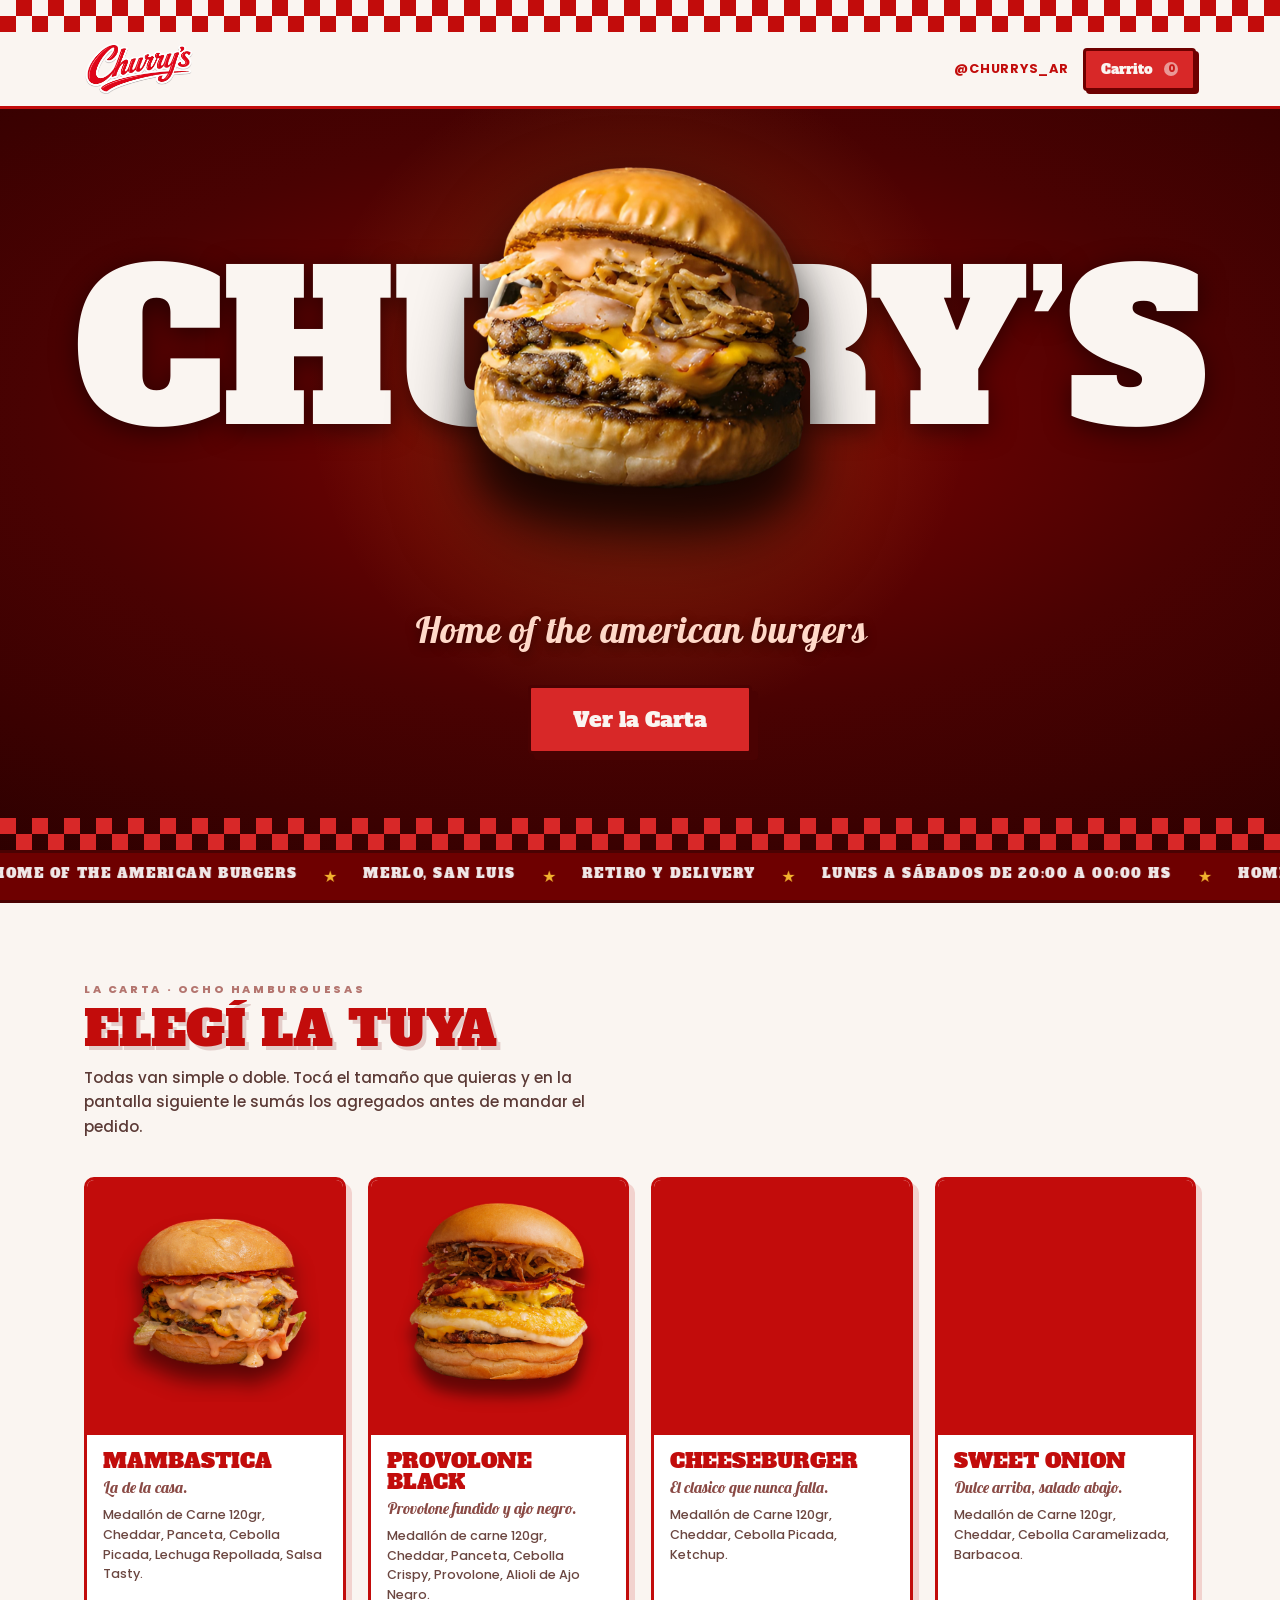
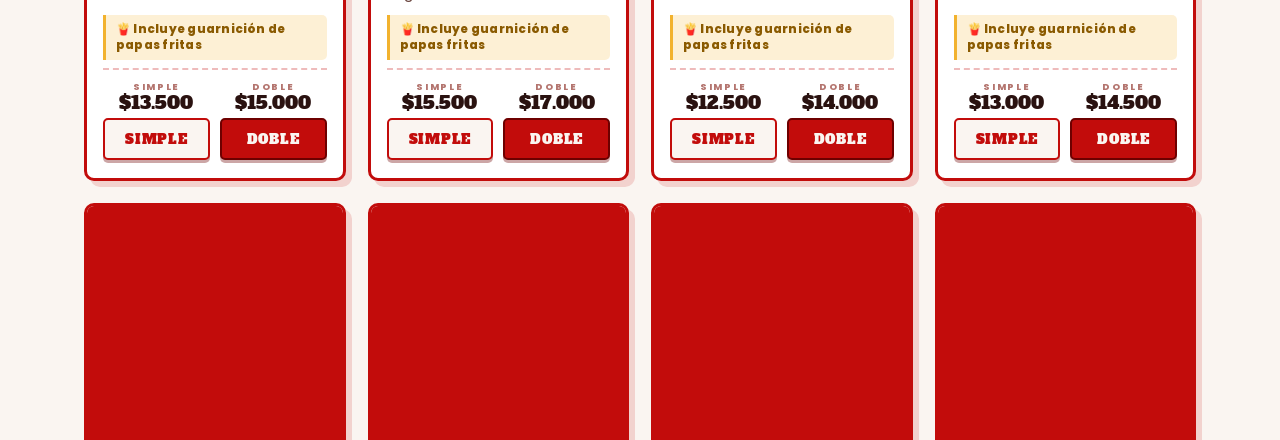
<file: index.html>
<!DOCTYPE html>
<html lang="es-AR">
<head>
<meta charset="utf-8">
<title>Churry's</title>
<meta http-equiv="refresh" content="0; url=churrys.html">
<link rel="canonical" href="churrys.html">
</head>
<body>
<p>Redirigiendo a <a href="churrys.html">la carta de Churry's</a>…</p>
</body>
</html>
</file>
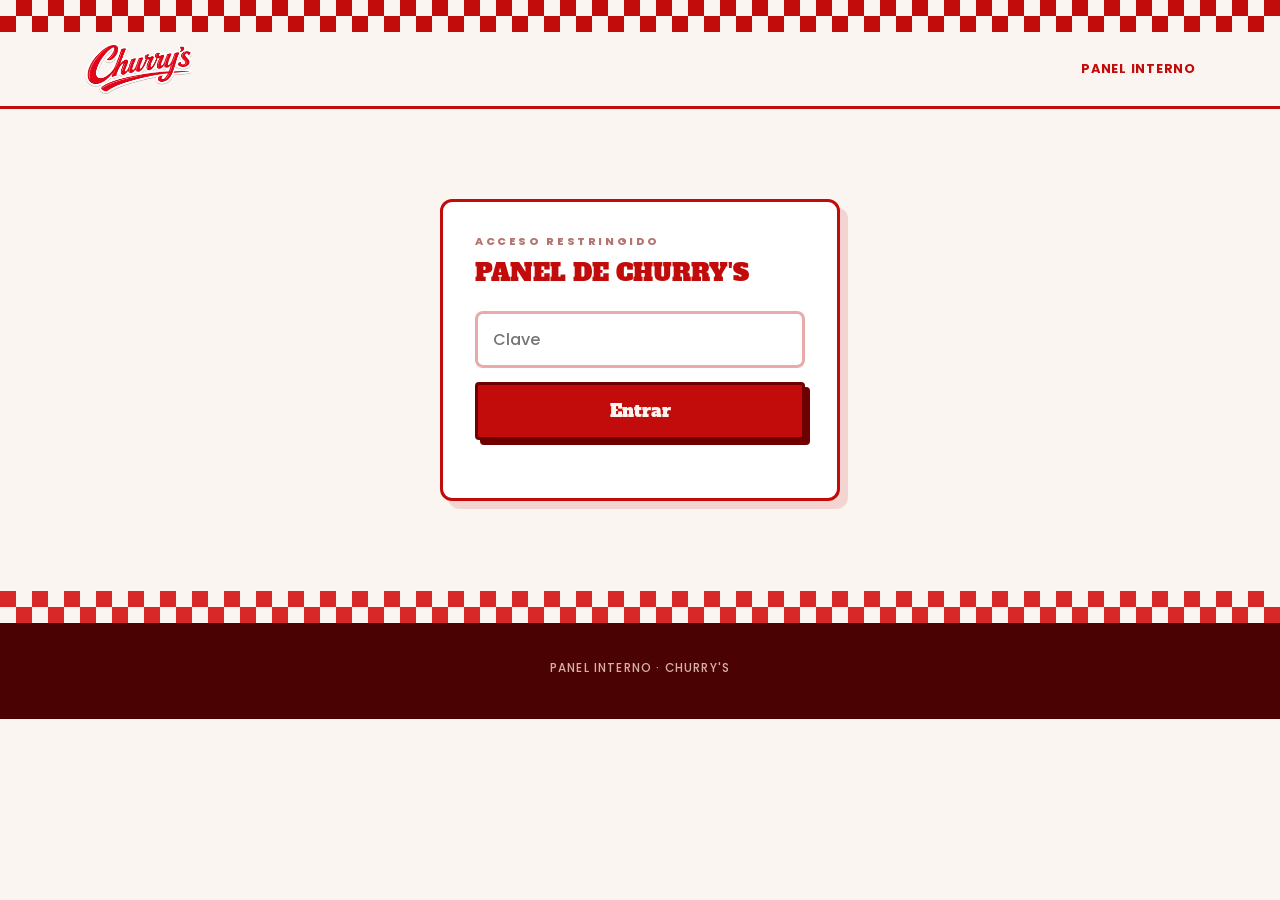
<file: admin.html>
<!DOCTYPE html>
<html lang="es-AR">
<head>
<meta charset="utf-8">
<meta name="viewport" content="width=device-width, initial-scale=1">
<meta name="robots" content="noindex, nofollow">
<title>Panel · Churry's</title>
<link rel="preconnect" href="https://fonts.googleapis.com">
<link rel="preconnect" href="https://fonts.gstatic.com" crossorigin>
<link href="https://fonts.googleapis.com/css2?family=Alfa+Slab+One&family=Poppins:wght@500;600;700;800&display=swap" rel="stylesheet">
<link rel="stylesheet" href="assets/brand.css">
<style>
/* --------------------------------------------------------------------------
   Estilos propios del panel. No se comparten con la web pública.
   -------------------------------------------------------------------------- */
.panel{max-width:1120px;margin:0 auto;padding:clamp(22px,4vw,44px) var(--pad)}

.login{max-width:400px;margin:clamp(40px,10vh,90px) auto}
.login .caja{
  background:#fff;border:3px solid var(--rojo);border-radius:12px;
  padding:clamp(22px,4vw,32px);box-shadow:8px 8px 0 rgba(194,12,11,.14);
}
.login input{
  width:100%;padding:13px 15px;font:inherit;font-size:1rem;
  border:3px solid rgba(194,12,11,.35);border-radius:8px;margin:6px 0 14px;
  transition:border-color .2s;
}
.login input:focus{border-color:var(--rojo);outline:none}
.login .cta{width:100%;justify-content:center}
.login .err{color:var(--rojo);font-size:.82rem;font-weight:700;margin:10px 0 0;min-height:1.2em}

.tarjetas{display:grid;grid-template-columns:repeat(auto-fit,minmax(180px,1fr));gap:14px}
.metrica{
  background:#fff;border:3px solid var(--rojo);border-radius:10px;
  padding:16px 18px;box-shadow:5px 5px 0 rgba(194,12,11,.13);
}
.metrica .lbl{
  font-size:.63rem;font-weight:800;letter-spacing:.18em;text-transform:uppercase;
  color:#B4756F;display:block;
}
.metrica .val{
  font-family:var(--display);font-size:clamp(1.5rem,4vw,2rem);
  line-height:1.1;color:var(--rojo);display:block;margin-top:6px;
}
.metrica .pie{font-size:.72rem;color:#6B4640;display:block;margin-top:4px}

.seccion{margin:clamp(26px,5vw,44px) 0 0}
.seccion > h2{
  font-family:var(--display);font-weight:400;margin:0 0 4px;
  font-size:clamp(1.3rem,4vw,1.8rem);color:var(--rojo);text-transform:uppercase;
}
.seccion > .ayuda{margin:0 0 16px;font-size:.84rem;line-height:1.55;color:#6B4640;max-width:64ch}

table.datos{width:100%;border-collapse:collapse;background:#fff;
  border:3px solid rgba(194,12,11,.3);border-radius:10px;overflow:hidden}
table.datos th,table.datos td{padding:11px 14px;text-align:left;font-size:.85rem;
  border-bottom:1px solid rgba(194,12,11,.14)}
table.datos th{background:var(--rojo);color:var(--crema);
  font-size:.64rem;font-weight:800;letter-spacing:.14em;text-transform:uppercase}
table.datos tr:last-child td{border-bottom:0}
table.datos td.num{text-align:right;font-family:var(--display);color:var(--tinta)}
.tabla-scroll{overflow-x:auto}

.switches{display:flex;flex-direction:column;gap:11px}
.switch{
  display:flex;align-items:center;gap:15px;
  background:#fff;border:3px solid rgba(194,12,11,.3);border-radius:9px;padding:13px 16px;
  transition:border-color .2s, background .2s;
}
.switch.on{border-color:var(--rojo);background:#FFF6F2}
.switch .txt{flex:1;min-width:0}
.switch .nm{font-family:var(--display);font-size:.9rem;color:var(--rojo);
  text-transform:uppercase;display:block;line-height:1.1}
.switch .note{font-size:.74rem;color:#6B4640;display:block;margin-top:3px;line-height:1.45}

.palanca{
  flex:none;width:56px;height:31px;border-radius:999px;border:3px solid var(--bordo);
  background:#C9BAB6;cursor:pointer;position:relative;padding:0;
  transition:background .22s var(--ease);
}
.palanca::after{
  content:'';position:absolute;top:2px;left:2px;width:21px;height:21px;
  border-radius:50%;background:var(--crema);
  transition:transform .22s var(--ease);
}
.palanca[aria-checked="true"]{background:#2E9E4F}
.palanca[aria-checked="true"]::after{transform:translateX(25px)}

.admin-nota{
  background:var(--oro);color:#4A2A00;border-radius:9px;
  padding:14px 17px;font-size:.82rem;line-height:1.6;margin:0 0 clamp(20px,4vw,30px);
}
.admin-nota strong{display:block;margin-bottom:4px;font-size:.88rem}

.acciones-admin{display:flex;flex-wrap:wrap;gap:10px;margin-top:16px}
.vacio-tabla{padding:26px;text-align:center;color:#6B4640;font-size:.86rem;
  background:#fff;border:3px dashed rgba(194,12,11,.3);border-radius:10px}
</style>
</head>
<body>

<div class="top"><div class="rail"></div></div>

<header>
  <div class="nav">
    <a href="churrys.html"><img class="logo" src="logo churrys transparente.png" alt="Churry's"></a>
    <span class="sp"></span>
    <span class="ig">Panel interno</span>
    <button class="cta chico" type="button" id="salir" hidden>Salir</button>
  </div>
</header>

<!-- ------------------------------------------------------------- login -->
<main class="login" id="login">
  <div class="caja">
    <p class="k">Acceso restringido</p>
    <h2 style="font-family:var(--display);font-weight:400;color:var(--rojo);text-transform:uppercase;margin:6px 0 16px">Panel de Churry's</h2>
    <label class="sr" for="clave">Clave</label>
    <input type="password" id="clave" placeholder="Clave" autocomplete="current-password">
    <button class="cta claro" type="button" id="entrar" style="background:var(--rojo);color:var(--crema)">Entrar</button>
    <p class="err" id="err"></p>
  </div>
</main>

<!-- ------------------------------------------------------------- panel -->
<main class="panel" id="panel" hidden>

  <p class="admin-nota">
    <strong>Leé esto antes de usarlo</strong>
    Los datos viven en este navegador, no en un servidor. El panel solo cuenta los pedidos
    que salieron de este mismo equipo, y los interruptores apagan la venta acá, no para el
    resto de los clientes. Para contabilidad real y un corte que valga para todos hace falta
    un backend.
  </p>

  <section class="seccion" style="margin-top:0">
    <h2>Números</h2>
    <p class="ayuda">Resumen de lo registrado en este navegador.</p>
    <div class="tarjetas" id="metricas"></div>
  </section>

  <section class="seccion">
    <h2>Lo que más sale</h2>
    <p class="ayuda">Ordenado por unidades vendidas.</p>
    <div class="tabla-scroll" id="ranking"></div>
  </section>

  <section class="seccion">
    <h2>Últimos pedidos</h2>
    <div class="tabla-scroll" id="historial"></div>
    <div class="acciones-admin">
      <button class="cta chico" type="button" id="exportar">Descargar CSV</button>
      <button class="cta chico claro" type="button" id="borrar">Borrar el historial</button>
    </div>
  </section>

  <section class="seccion">
    <h2>Control de la tienda</h2>
    <p class="ayuda">
      Cortá la venta cuando no des abasto o se termine el stock. Los botones de compra
      quedan apagados y se muestra el cartel de aviso.
    </p>
    <div class="switches" id="switches"></div>

    <div style="margin-top:14px">
      <p class="k" style="margin-bottom:8px">Cartel de aviso</p>
      <textarea class="nota" id="aviso-texto" rows="2"
        placeholder="Ej: Hoy cerramos temprano, cocina hasta las 22."></textarea>
      <div class="acciones-admin">
        <button class="cta chico" type="button" id="guardar-aviso">Guardar aviso</button>
      </div>
    </div>
  </section>

</main>

<div class="rail rojo"></div>

<footer>
  <p>Panel interno · Churry's</p>
</footer>

<div class="toast" id="toast" role="status" aria-live="polite"></div>

<script src="assets/menu.js"></script>
<script src="assets/tienda.js"></script>
<script>
(function () {
  'use strict';

  var M = window.CHURRYS, T = window.TIENDA;
  var $ = function (id) { return document.getElementById(id); };

  /* ======================================================================
     PORTÓN DE ACCESO
     Esto NO es seguridad: la clave viaja en el código y cualquiera que abra
     el archivo la ve. Sirve para que no entre alguien de casualidad.
     Para algo serio hace falta login contra un servidor.
     ====================================================================== */
  var CLAVE  = 'churrys2026';                 /* cambiala por la que quieras */
  var SESION = 'churrys.admin.sesion';

  function entrar() {
    $('login').hidden = true;
    $('panel').hidden = false;
    $('salir').hidden = false;
    pintar();
  }

  $('entrar').addEventListener('click', probar);
  $('clave').addEventListener('keydown', function (ev) {
    if (ev.key === 'Enter') probar();
  });

  function probar() {
    if ($('clave').value === CLAVE) {
      try { sessionStorage.setItem(SESION, '1'); } catch (e) {}
      $('err').textContent = '';
      entrar();
    } else {
      $('err').textContent = 'Clave incorrecta.';
      $('clave').value = '';
      $('clave').focus();
    }
  }

  $('salir').addEventListener('click', function () {
    try { sessionStorage.removeItem(SESION); } catch (e) {}
    location.reload();
  });

  try {
    if (sessionStorage.getItem(SESION) === '1') entrar();
  } catch (e) {}

  /* ======================================================================
     MÉTRICAS
     ====================================================================== */
  function tarjeta(lbl, val, pie) {
    var d = document.createElement('div');
    d.className = 'metrica';
    d.innerHTML = '<span class="lbl"></span><span class="val"></span><span class="pie"></span>';
    d.querySelector('.lbl').textContent = lbl;
    d.querySelector('.val').textContent = val;
    d.querySelector('.pie').textContent = pie || '';
    return d;
  }

  function pintarMetricas(m) {
    var hoy = new Date(); hoy.setHours(0, 0, 0, 0);
    var mh = T.metricas(hoy);

    var cont = $('metricas');
    cont.innerHTML = '';
    cont.appendChild(tarjeta('Pedidos', m.pedidos, mh.pedidos + ' hoy'));
    cont.appendChild(tarjeta('Facturado', M.money(m.facturado), M.money(mh.facturado) + ' hoy'));
    cont.appendChild(tarjeta('Ticket promedio', M.money(m.ticket),
                             m.pedidos ? 'sobre ' + m.pedidos + ' pedidos' : 'sin datos'));
    cont.appendChild(tarjeta('Hamburguesas', m.unidades,
                             m.pedidos ? (m.unidades / m.pedidos).toFixed(1) + ' por pedido' : 'sin datos'));
  }

  function tabla(cont, cols, filas, vacio) {
    cont.innerHTML = '';
    if (!filas.length) {
      var v = document.createElement('div');
      v.className = 'vacio-tabla';
      v.textContent = vacio;
      cont.appendChild(v);
      return;
    }
    var t = document.createElement('table');
    t.className = 'datos';
    var thead = '<tr>' + cols.map(function (c) {
      return '<th' + (c.num ? ' style="text-align:right"' : '') + '>' + c.t + '</th>';
    }).join('') + '</tr>';
    t.innerHTML = '<thead>' + thead + '</thead><tbody></tbody>';
    var tb = t.querySelector('tbody');
    filas.forEach(function (f) {
      var tr = document.createElement('tr');
      cols.forEach(function (c, i) {
        var td = document.createElement('td');
        if (c.num) td.className = 'num';
        td.textContent = f[i];
        tr.appendChild(td);
      });
      tb.appendChild(tr);
    });
    cont.appendChild(t);
  }

  function pintarRanking(m) {
    tabla($('ranking'),
      [{ t: 'Producto' }, { t: 'Unidades', num: true }, { t: 'Facturado', num: true }],
      m.ranking.map(function (r) { return [r.nombre, r.unidades, M.money(r.facturado)]; }),
      'Todavía no hay ventas registradas en este navegador.');
  }

  function pintarHistorial(m) {
    tabla($('historial'),
      [{ t: '#' }, { t: 'Cuándo' }, { t: 'Entrega' }, { t: 'Pago' }, { t: 'Total', num: true }],
      m.lista.slice(0, 25).map(function (p) {
        var f = new Date(p.fecha);
        return [
          p.n,
          f.toLocaleDateString('es-AR') + ' ' + f.toLocaleTimeString('es-AR', { hour: '2-digit', minute: '2-digit' }),
          p.entrega || '—',
          p.pago || '—',
          M.money(p.total)
        ];
      }),
      'Sin pedidos por ahora.');
  }

  /* ======================================================================
     INTERRUPTORES
     ====================================================================== */
  var LLAVES = [
    { k: 'abierto',         nm: 'Recibir pedidos',
      note: 'Apagalo y la web deja de tomar pedidos, con cartel de aviso.' },
    { k: 'ventaHabilitada', nm: 'Botones de compra',
      note: 'Apaga “Agregar al carrito” y el envío del pedido, sin cerrar del todo.' },
    { k: 'retiro',          nm: 'Retiro por el local',
      note: 'Ofrecer la opción de que lo pasen a buscar.' },
    { k: 'delivery',        nm: 'Delivery',
      note: 'Ofrecer envío a domicilio.' }
  ];

  function pintarSwitches() {
    var c = T.config();
    var cont = $('switches');
    cont.innerHTML = '';

    LLAVES.forEach(function (l) {
      var on = !!c[l.k];
      var row = document.createElement('div');
      row.className = 'switch' + (on ? ' on' : '');
      row.innerHTML =
        '<span class="txt"><span class="nm"></span><span class="note"></span></span>' +
        '<button class="palanca" type="button" role="switch"></button>';
      row.querySelector('.nm').textContent   = l.nm;
      row.querySelector('.note').textContent = l.note;

      var p = row.querySelector('.palanca');
      p.setAttribute('aria-checked', on ? 'true' : 'false');
      p.setAttribute('aria-label', l.nm);
      p.addEventListener('click', function () {
        var parcial = {};
        parcial[l.k] = !T.config()[l.k];
        T.setConfig(parcial);
        pintarSwitches();
        M.toast(l.nm + ': ' + (parcial[l.k] ? 'activado' : 'apagado'));
      });

      cont.appendChild(row);
    });

    $('aviso-texto').value = c.aviso || '';
  }

  $('guardar-aviso').addEventListener('click', function () {
    T.setConfig({ aviso: $('aviso-texto').value.trim() });
    M.toast('Aviso guardado.');
  });

  /* ======================================================================
     ACCIONES
     ====================================================================== */
  $('borrar').addEventListener('click', function () {
    if (!T.pedidos().length) { M.toast('No hay nada que borrar.'); return; }
    if (!confirm('¿Borrar todo el historial de pedidos? No se puede deshacer.')) return;
    T.borrarPedidos();
    pintar();
    M.toast('Historial borrado.');
  });

  $('exportar').addEventListener('click', function () {
    var lista = T.pedidos();
    if (!lista.length) { M.toast('No hay pedidos para exportar.'); return; }

    var filas = [['numero', 'fecha', 'entrega', 'pago', 'total', 'items']];
    lista.forEach(function (p) {
      filas.push([
        p.n,
        p.fecha,
        p.entrega || '',
        p.pago || '',
        p.total,
        (p.items || []).map(function (i) {
          return i.name + ' ' + i.size + ' x' + i.qty;
        }).join(' | ')
      ]);
    });

    var csv = filas.map(function (f) {
      return f.map(function (c) { return '"' + String(c).replace(/"/g, '""') + '"'; }).join(',');
    }).join('\r\n');

    /* el visor puede bloquear la descarga: dejamos también el copiado */
    try {
      var url = URL.createObjectURL(new Blob(['﻿' + csv], { type: 'text/csv;charset=utf-8' }));
      var a = document.createElement('a');
      a.href = url;
      a.download = 'churrys-pedidos.csv';
      document.body.appendChild(a);
      a.click();
      document.body.removeChild(a);
      setTimeout(function () { URL.revokeObjectURL(url); }, 1000);
      M.toast('CSV descargado.');
    } catch (e) {
      M.copiar(csv).then(
        function () { M.toast('No se pudo descargar: el CSV quedó copiado.'); },
        function () { M.toast('No se pudo exportar en este navegador.'); }
      );
    }
  });

  /* ======================================================================
     PINTAR TODO
     ====================================================================== */
  function pintar() {
    var m = T.metricas();
    pintarMetricas(m);
    pintarRanking(m);
    pintarHistorial(m);
    pintarSwitches();
  }

  window.addEventListener('pedidos:cambio', pintar);
})();
</script>
</body>
</html>
</file>
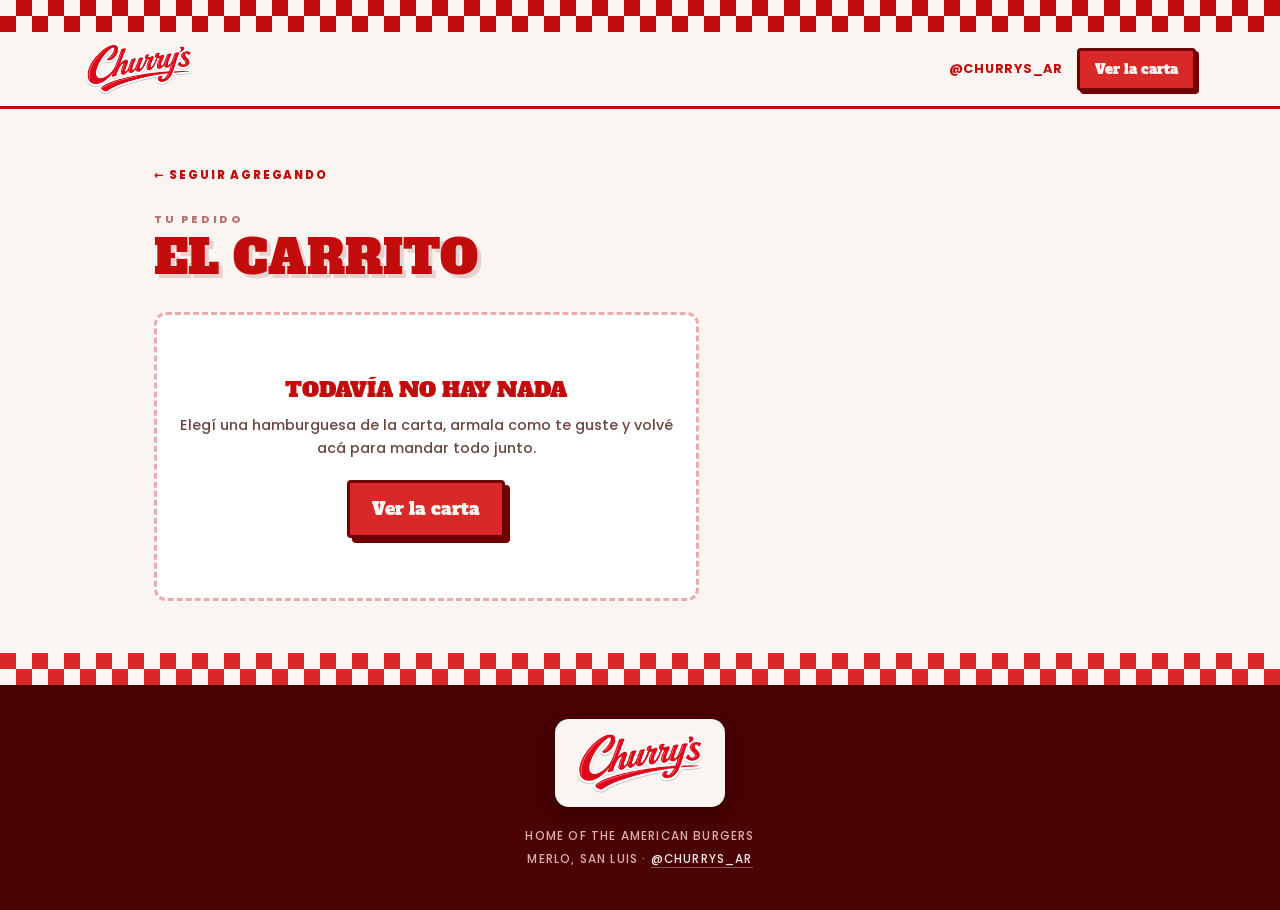
<file: carrito.html>
<!DOCTYPE html>
<html lang="es-AR">
<head>
<meta charset="utf-8">
<meta name="viewport" content="width=device-width, initial-scale=1">
<title>Tu pedido · Churry's</title>
<meta name="description" content="Revisá tu pedido, elegí cómo pagás y mandalo por WhatsApp.">
<link rel="preconnect" href="https://fonts.googleapis.com">
<link rel="preconnect" href="https://fonts.gstatic.com" crossorigin>
<link href="https://fonts.googleapis.com/css2?family=Alfa+Slab+One&family=Lobster+Two:ital,wght@1,700&family=Poppins:wght@500;600;700;800&display=swap" rel="stylesheet">
<link rel="stylesheet" href="assets/brand.css">
</head>
<body>

<div class="top"><div class="rail"></div></div>
<p id="aviso-tienda" hidden></p>

<header>
  <div class="nav">
    <a href="churrys.html"><img class="logo" src="logo churrys transparente.png" alt="Churry's"></a>
    <span class="sp"></span>
    <a class="ig" href="https://www.instagram.com/churrys_ar/" target="_blank" rel="noopener">@churrys_ar</a>
    <a class="cta chico" href="churrys.html#carta">Ver la carta</a>
  </div>
</header>

<main class="prod">
  <a class="volver" href="churrys.html#carta">&larr; Seguir agregando</a>

  <p class="k">Tu pedido</p>
  <h1 class="titulo-carrito" id="titulo">El carrito</h1>

  <div class="carrito-grid">

    <!-- ------------------------------ las líneas del pedido -->
    <section>
      <div class="lineas" id="lineas"></div>

      <div class="vacio-msg" id="vacio" hidden>
        <h3>Todavía no hay nada</h3>
        <p>Elegí una hamburguesa de la carta, armala como te guste y volvé acá para mandar todo junto.</p>
        <a class="cta" href="churrys.html#carta">Ver la carta</a>
      </div>
    </section>

    <!-- ------------------------------ resumen y envío -->
    <section class="resumen" id="resumen" hidden>

      <div class="bloque" style="margin-top:0;border-top:0;padding-top:0">
        <p class="k">¿Cómo abonás?</p>
        <div class="pagos" id="pagos"></div>
      </div>

      <div class="bloque">
        <p class="k">Alguna aclaración</p>
        <label class="sr" for="nota-general">Aclaraciones del pedido</label>
        <textarea class="nota" id="nota-general" placeholder="Ej: para retirar 21:30, tocar timbre 2, mandar cubiertos…"></textarea>
      </div>

      <div class="total">
        <div class="fila"><span id="l-cant">—</span><span id="v-sub">—</span></div>
        <div class="fila"><span>Forma de pago</span><span id="v-pago">A elegir</span></div>
        <div class="fila grande"><span>Total</span><span id="v-total">—</span></div>

        <p class="k" style="color:#F8D6D2;margin:18px 0 10px">¿Cómo lo recibís?</p>
        <div class="entregas" id="entregas"></div>

        <p class="aviso" id="aviso"></p>
      </div>

      <button class="vaciar" id="vaciar" type="button">Vaciar el carrito</button>
    </section>

  </div>
</main>

<div class="rail rojo"></div>

<footer>
  <img class="logo" src="logo churrys transparente.png" alt="Churry's">
  <p>Home of the american burgers</p>
  <p>Merlo, San Luis · <a href="https://www.instagram.com/churrys_ar/" target="_blank" rel="noopener">@churrys_ar</a></p>
</footer>

<!-- aviso de retiro / delivery antes de mandar el pedido -->
<div class="modal" id="modal-entrega" role="dialog" aria-modal="true" aria-labelledby="me-t" hidden>
  <div class="modal-caja">
    <button class="modal-cerrar" type="button" data-cerrar aria-label="Cerrar">&times;</button>
    <p class="k" id="me-k"></p>
    <h2 id="me-t"></h2>
    <p id="me-texto"></p>
    <div class="alerta" id="me-alerta" hidden>
      <span class="ico" aria-hidden="true">⚠️</span>
      <p><strong>Importante:</strong> el costo de envío <strong>no está incluido</strong> en este total. Una vez enviado el pedido, te indicamos por WhatsApp el valor del delivery según tu dirección exacta.</p>
    </div>
    <p id="me-total" style="font-family:var(--display);color:var(--rojo);font-size:1.3rem;margin:0"></p>
    <div class="modal-acciones">
      <a class="cta claro" id="me-mapa" href="#" target="_blank" rel="noopener" hidden>📍 Ver en el mapa</a>
      <button class="cta" id="me-confirmar" type="button">
        <svg class="wa" viewBox="0 0 24 24" fill="currentColor" aria-hidden="true"><path d="M12.04 2C6.58 2 2.13 6.45 2.13 11.91c0 1.75.46 3.46 1.32 4.96L2 22l5.25-1.38a9.9 9.9 0 0 0 4.79 1.22h.01c5.46 0 9.91-4.45 9.91-9.91C21.96 6.45 17.5 2 12.04 2Zm0 18.15h-.01a8.2 8.2 0 0 1-4.19-1.15l-.3-.18-3.11.82.83-3.04-.2-.31a8.16 8.16 0 0 1-1.26-4.38c0-4.54 3.7-8.23 8.24-8.23 2.2 0 4.27.86 5.82 2.41a8.18 8.18 0 0 1 2.41 5.83c0 4.54-3.7 8.23-8.23 8.23Zm4.52-6.16c-.25-.12-1.47-.72-1.69-.8-.23-.09-.39-.13-.56.12-.16.25-.64.8-.78.97-.14.16-.29.18-.53.06-.25-.12-1.05-.39-2-1.23-.74-.66-1.24-1.47-1.38-1.72-.14-.25-.02-.38.11-.51.11-.11.25-.29.37-.43.12-.14.16-.25.25-.41.08-.16.04-.31-.02-.43-.06-.12-.56-1.35-.77-1.84-.2-.48-.4-.42-.56-.43h-.48c-.16 0-.43.06-.66.31-.23.25-.86.84-.86 2.05s.88 2.38 1 2.54c.12.16 1.73 2.64 4.19 3.7.58.25 1.04.4 1.4.51.59.19 1.12.16 1.54.1.47-.07 1.47-.6 1.68-1.18.2-.58.2-1.08.14-1.18-.06-.11-.23-.17-.48-.29Z"/></svg>
        <span id="me-boton">Confirmar y enviar</span>
      </button>
    </div>
  </div>
</div>

<div class="toast" id="toast" role="status" aria-live="polite"></div>

<script src="assets/menu.js"></script>
<script src="assets/tienda.js"></script>
<script src="assets/cart.js"></script>
<script>
(function () {
  'use strict';

  var M = window.CHURRYS, C = window.CARRITO;
  var $ = function (id) { return document.getElementById(id); };

  var pago    = null;   /* id de la forma de pago elegida */
  var entrega = null;   /* id del metodo de entrega elegido */
  /* Se puede reemplazar desde la configuración del sitio cuando Burger Ops tenga dominio publicado. */
  var BACKEND_BASE = window.CHURRYS_BACKEND_URL || 'https://3000-ib2el4cl3uogkz1rtbh0e-c0004752.us1.manus.computer';

  function registrarEnBackend() {
    var nota = ($('nota-general').value || '').trim();
    var pedido = {
      notes: [
        entrega ? 'Entrega: ' + entrega : '',
        pago ? 'Pago: ' + pago : '',
        nota ? 'Nota: ' + nota : ''
      ].filter(Boolean).join(' · '),
      items: C.items().map(function (it) {
        return {
          name: it.name,
          quantity: it.qty,
          size: it.size,
          extras: (it.extras || []).map(function (extra) {
            return extra.name + (extra.n > 1 ? ' x' + extra.n : '') + (extra.detalle ? ' (' + extra.detalle + ')' : '');
          }),
          note: it.nota || undefined
        };
      })
    };

    return fetch(BACKEND_BASE + '/api/public/orders', {
      method: 'POST',
      headers: { 'Content-Type': 'application/json' },
      body: JSON.stringify(pedido),
      keepalive: true
    }).then(function (response) {
      if (!response.ok) return response.json().catch(function () { return {}; }).then(function (body) { throw new Error(body.message || 'No se pudo registrar en Burger Ops.'); });
      return response.json();
    });
  }

  /* ---------- formas de pago ------------------------------------------ */
  M.pagos.forEach(function (p) {
    var b = document.createElement('button');
    b.type = 'button';
    b.className = 'pago';
    b.dataset.pago = p.id;
    b.setAttribute('aria-pressed', 'false');
    b.innerHTML = '<span class="nm"></span><span class="note"></span>';
    b.querySelector('.nm').textContent   = p.name;
    b.querySelector('.note').textContent = p.note || '';
    b.addEventListener('click', function () { setPago(p.id); });
    $('pagos').appendChild(b);
  });

  function setPago(id) {
    pago = id;
    Array.prototype.forEach.call($('pagos').children, function (el) {
      el.setAttribute('aria-pressed', el.dataset.pago === id ? 'true' : 'false');
    });
    render();
  }

  /* ---------- métodos de entrega -------------------------------------- */
  M.entrega.forEach(function (e) {
    var b = document.createElement('button');
    b.type = 'button';
    b.className = 'entrega-op';
    b.dataset.entrega = e.id;
    b.setAttribute('data-venta', '');
    b.innerHTML = '<span class="nm"></span><span class="note"></span>';
    b.querySelector('.nm').textContent   = e.name;
    b.querySelector('.note').textContent = e.resumen || '';
    b.addEventListener('click', function () { abrirEntrega(e); });
    $('entregas').appendChild(b);
  });

  function abrirEntrega(e) {
    if (!pago) { M.toast('Primero elegí si abonás en efectivo o por transferencia.'); return; }
    if (!C.items().length) return;

    entrega = e.id;
    $('me-k').textContent     = e.name;
    $('me-t').textContent     = e.titulo;
    $('me-texto').textContent = e.texto;
    $('me-total').textContent = e.id === 'delivery'
      ? 'Pedido: ' + M.money(C.total()) + '  ·  envío aparte'
      : 'Total: ' + M.money(C.total());

    /* el mapa solo tiene sentido en retiro; el aviso del envío, solo en delivery */
    var esDelivery = e.id === 'delivery';

    var mapa = $('me-mapa');
    mapa.hidden = !e.mapa;
    if (e.mapa) mapa.href = e.mapa;

    $('me-alerta').hidden = !esDelivery;
    $('me-boton').textContent = esDelivery ? 'Confirmar y Enviar Pedido' : 'Confirmar y enviar';

    $('modal-entrega').hidden = false;
    requestAnimationFrame(function () { $('modal-entrega').classList.add('on'); });
  }

  function cerrarEntrega() {
    $('modal-entrega').classList.remove('on');
    setTimeout(function () { $('modal-entrega').hidden = true; }, 240);
  }

  $('modal-entrega').addEventListener('click', function (ev) {
    if (ev.target === this || ev.target.hasAttribute('data-cerrar')) cerrarEntrega();
  });
  document.addEventListener('keydown', function (ev) {
    if (ev.key === 'Escape' && !$('modal-entrega').hidden) cerrarEntrega();
  });

  $('me-confirmar').addEventListener('click', function () {
    if (!TIENDA.ventaActiva()) { M.toast('Ahora mismo no estamos tomando pedidos.'); return; }
    if (!pago || !entrega || !C.items().length) return;

    var n = C.registrar(pago, entrega);          /* conserva el libro local existente */
    registrarEnBackend().catch(function (error) {
      /* El fallo del panel no bloquea el pedido de WhatsApp. */
      console.warn('[Churrys] Pedido no registrado en Burger Ops:', error.message);
    });
    M.enviarWhatsApp(C.mensaje(pago, $('nota-general').value, entrega));
    cerrarEntrega();
    C.clear();
    M.toast('Pedido #' + n + ' enviado. Te confirmamos por WhatsApp.');
  });

  /* ---------- una línea del pedido ------------------------------------- */
  function fila(it, i) {
    var el = document.createElement('article');
    el.className = 'linea';
    el.innerHTML =
      '<span class="foto"><img alt=""></span>' +
      '<div class="datos">' +
        '<div class="titulo"><h3></h3><span class="tam"></span></div>' +
        '<p class="detalle"></p>' +
        '<div class="pie">' +
          '<span class="stepper">' +
            '<button type="button" class="menos" aria-label="Quitar una">&minus;</button>' +
            '<span class="qty"></span>' +
            '<button type="button" class="mas" aria-label="Agregar una">+</button>' +
          '</span>' +
          '<button type="button" class="quitar">Quitar</button>' +
          '<span class="subtotal"></span>' +
        '</div>' +
      '</div>';

    el.querySelector('h3').textContent = it.name;

    var tam = el.querySelector('.tam');
    tam.textContent = it.size === 'doble' ? 'Doble' : 'Simple';
    tam.classList.toggle('doble', it.size === 'doble');

    /* agregados + nota en una sola línea de texto */
    var det = el.querySelector('.detalle');
    var ex  = (it.extras || []).map(function (e) {
      return e.name + (e.n > 1 ? ' x' + e.n : '');
    });
    det.textContent = ex.length ? 'Con ' + ex.join(', ') : 'Sin agregados';
    if (it.nota) {
      var n = document.createElement('span');
      n.className = 'nota';
      n.textContent = '“' + it.nota + '”';
      det.appendChild(n);
    }

    el.querySelector('.qty').textContent      = it.qty;
    el.querySelector('.subtotal').textContent = M.money(C.lineTotal(it));
    el.querySelector('.menos').disabled       = it.qty === 1;

    var burger = M.find(it.burger);
    M.resolveImage(el.querySelector('.foto img'), burger ? burger.img : it.name, it.name);

    el.querySelector('.menos').addEventListener('click', function () { C.setQty(i, it.qty - 1); });
    el.querySelector('.mas').addEventListener('click',   function () { C.setQty(i, it.qty + 1); });
    el.querySelector('.quitar').addEventListener('click', function () {
      C.remove(i);
      M.toast(it.name + ' salió del pedido.');
    });

    return el;
  }

  /* ---------- render ---------------------------------------------------- */
  function render() {
    var items = C.items();
    var n     = C.count();
    var hay   = items.length > 0;

    $('lineas').innerHTML = '';
    items.forEach(function (it, i) { $('lineas').appendChild(fila(it, i)); });

    $('vacio').hidden   = hay;
    $('resumen').hidden = !hay;
    $('titulo').textContent = hay
      ? (n === 1 ? '1 hamburguesa' : n + ' hamburguesas')
      : 'El carrito';

    if (!hay) return;

    $('l-cant').textContent = n === 1 ? '1 hamburguesa' : n + ' hamburguesas';
    $('v-sub').textContent  = M.money(C.total());

    var elegido = M.pagos.filter(function (p) { return p.id === pago; })[0];
    $('v-pago').textContent = elegido ? elegido.name : 'A elegir';
    $('v-total').textContent = M.money(C.total());

    $('aviso').textContent = !pago
      ? 'Elegí primero cómo abonás, y después si lo retirás o te lo llevamos.'
      : 'Elegí retiro o delivery: te mostramos los detalles antes de mandar el pedido.';
  }

  /* ---------- acciones -------------------------------------------------- */
  $('vaciar').addEventListener('click', function () {
    if (!C.items().length) return;
    if (!confirm('¿Vaciar el carrito? Se borra todo el pedido.')) return;
    C.clear();
    M.toast('Carrito vacío.');
  });

  window.addEventListener('carrito:cambio', render);
  render();
})();
</script>
</body>
</html>
</file>
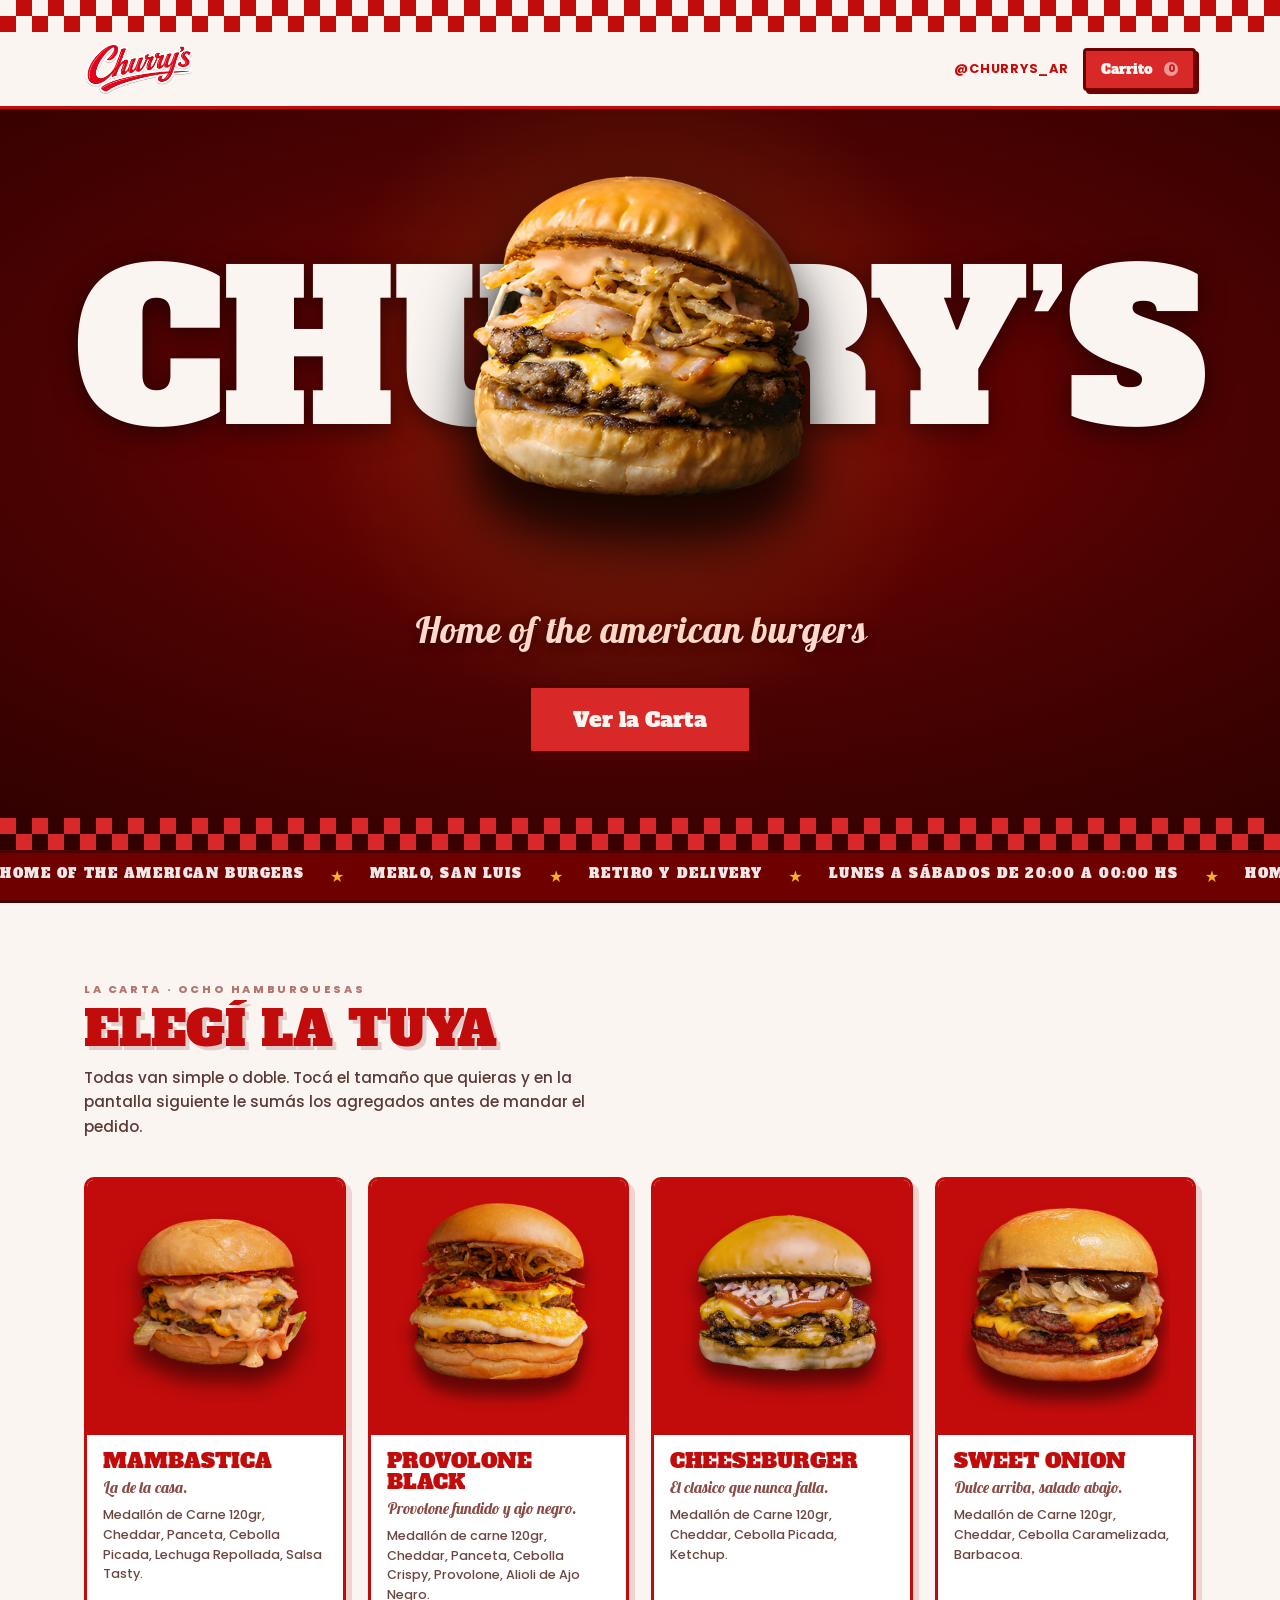
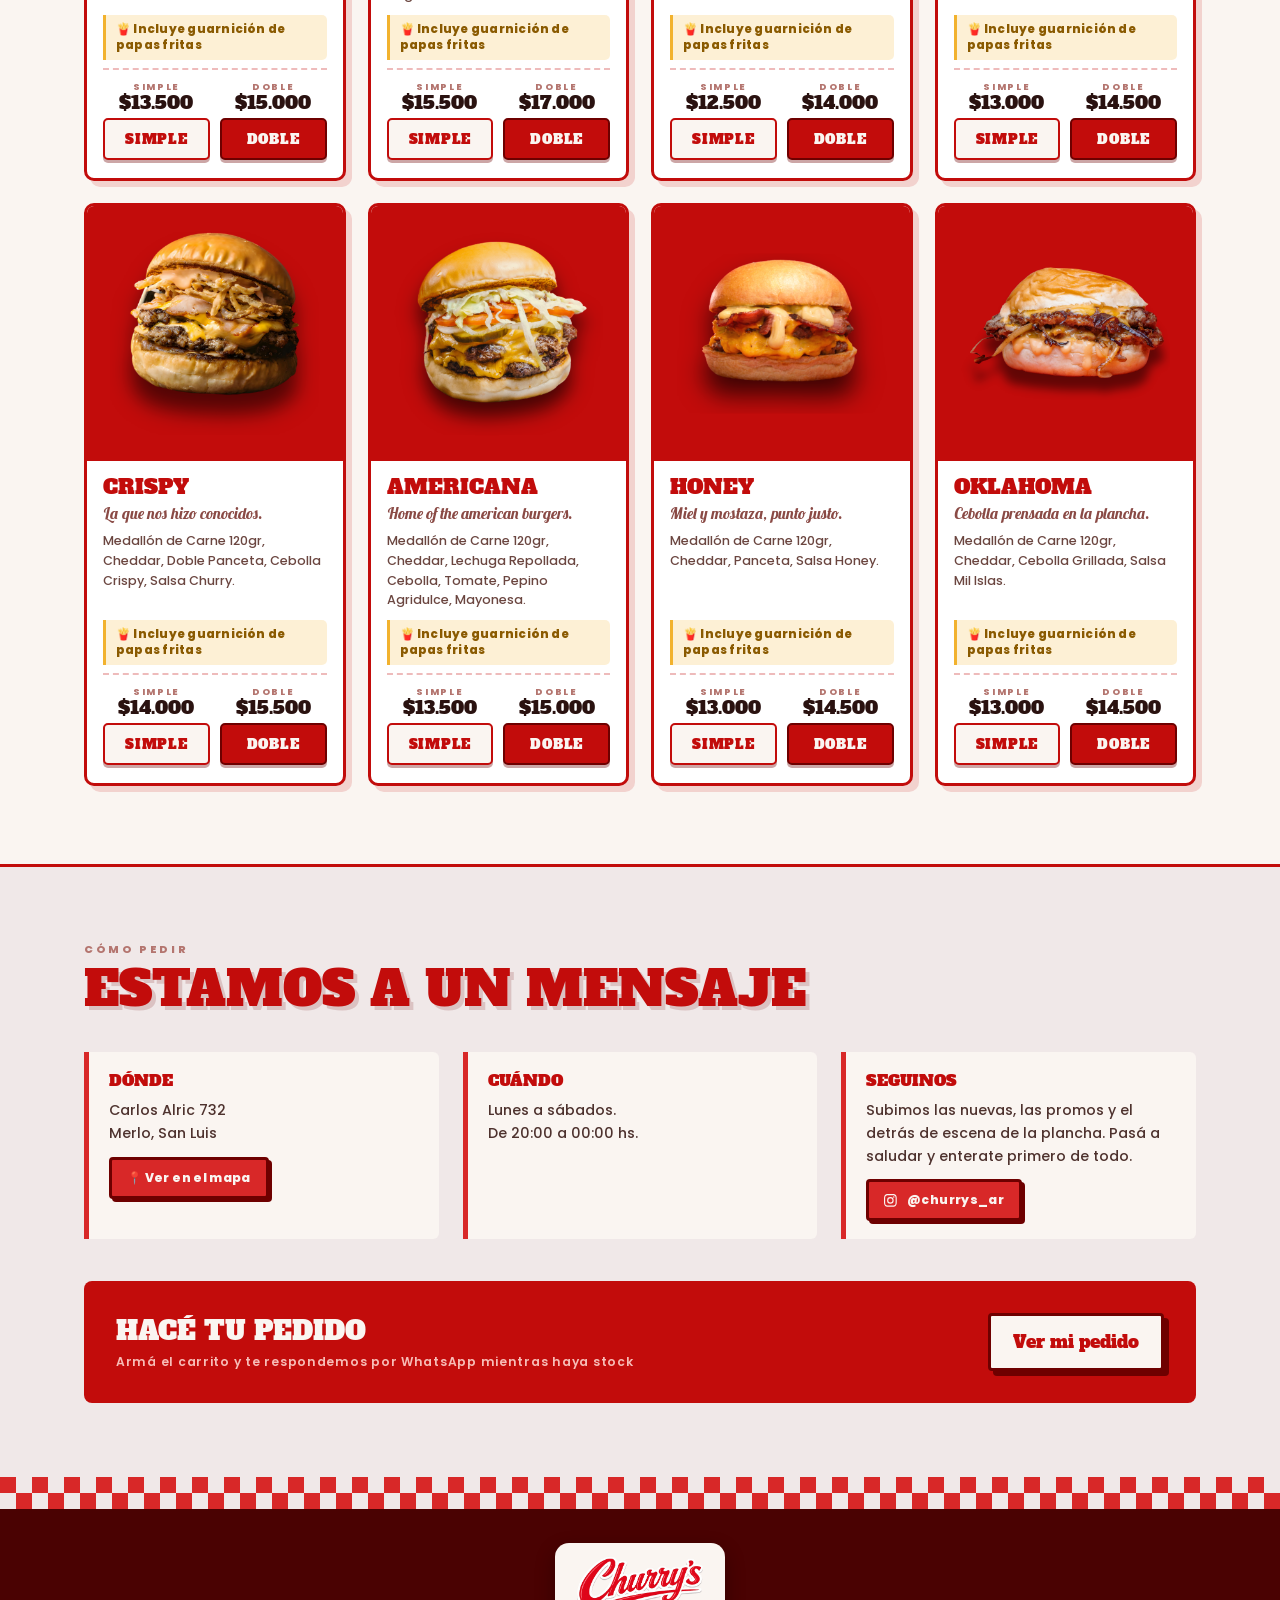
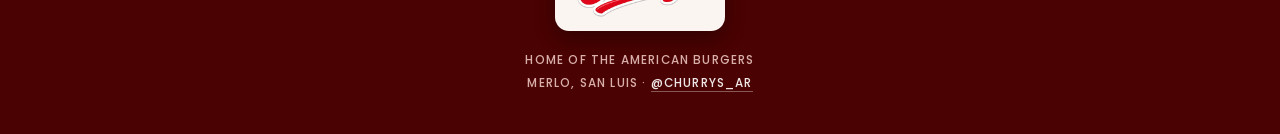
<file: churrys.html>
<!DOCTYPE html>
<html lang="es-AR">
<head>
<meta charset="utf-8">
<meta name="viewport" content="width=device-width, initial-scale=1">
<title>Churry's — Home Of The American Burgers · Merlo, San Luis</title>
<meta name="description" content="Hamburguesas artesanales en Merlo, San Luis. Mirá el despiece de cada una, capa por capa, y pedí por WhatsApp.">
<link rel="preconnect" href="https://fonts.googleapis.com">
<link rel="preconnect" href="https://fonts.gstatic.com" crossorigin>
<link href="https://fonts.googleapis.com/css2?family=Alfa+Slab+One&family=Lobster+Two:ital,wght@1,700&family=Poppins:wght@500;600;700;800&display=swap" rel="stylesheet">
<link rel="stylesheet" href="assets/brand.css">
<style>
:root{
  --rojo:#C20C0B;
  --rojo-vivo:#D82828;
  --bordo:#6E0000;
  --bordo-hondo:#4A0202;
  --crema:#FAF5F1;
  --crema-humo:#F0E8E8;
  --oro:#F2B22E;
  --tinta:#2A1210;

  --display:'Alfa Slab One', Rockwell, Georgia, serif;
  --script:'Lobster Two', 'Brush Script MT', cursive;
  --sans:'Poppins', system-ui, -apple-system, 'Segoe UI', sans-serif;

  --pad:clamp(18px,5vw,64px);
}

*{box-sizing:border-box}
html{-webkit-text-size-adjust:100%;scroll-padding-top:88px}
body{
  margin:0;background:var(--crema);color:var(--tinta);
  font-family:var(--sans);font-weight:500;overflow-x:hidden;
}
img{display:block;max-width:100%;-webkit-user-drag:none;user-select:none}
a{color:inherit}
button{font:inherit;color:inherit}
:focus-visible{outline:3px solid var(--oro);outline-offset:3px}
.sr{position:absolute;width:1px;height:1px;overflow:hidden;clip:rect(0 0 0 0);white-space:nowrap}

/* ---------- damero de la marca ---------- */
.rail{
  --sq:clamp(10px,2.6vw,16px);
  --c:var(--crema);
  height:calc(var(--sq)*2);width:100%;
  background-image:
    repeating-linear-gradient(90deg,var(--c) 0 var(--sq),transparent var(--sq) calc(var(--sq)*2)),
    repeating-linear-gradient(90deg,transparent 0 var(--sq),var(--c) var(--sq) calc(var(--sq)*2));
  background-size:100% 50%,100% 50%;
  background-position:0 0,0 100%;
  background-repeat:no-repeat;
}
.rail.rojo{--c:var(--rojo-vivo)}

/* ---------- barra superior ---------- */
.top{background:var(--rojo)}
header{background:var(--crema);position:sticky;top:0;z-index:60;border-bottom:3px solid var(--rojo)}
.nav{max-width:1240px;margin:0 auto;padding:10px var(--pad);display:flex;align-items:center;gap:14px}
.nav .logo{height:clamp(38px,7.2vw,54px);width:auto;object-fit:contain}
.nav .sp{flex:1}
.nav .ig{
  font-weight:700;font-size:.8rem;letter-spacing:.06em;text-transform:uppercase;
  text-decoration:none;color:var(--rojo);white-space:nowrap;
}
.nav .ig:hover{text-decoration:underline}
@media(max-width:520px){.nav .ig{display:none}}

/* ---------- botones ---------- */
.cta{
  display:inline-flex;align-items:center;gap:10px;
  background:var(--rojo-vivo);color:var(--crema);
  font-family:var(--display);font-size:clamp(.95rem,2.4vw,1.08rem);
  text-decoration:none;padding:14px 22px;
  border:3px solid var(--bordo);border-radius:4px;box-shadow:5px 5px 0 var(--bordo);
  transition:transform .12s ease, box-shadow .12s ease, background .2s;
}
.cta:hover{background:#E33A3A;transform:translate(-2px,-2px);box-shadow:7px 7px 0 var(--bordo)}
.cta:active{transform:translate(3px,3px);box-shadow:1px 1px 0 var(--bordo)}
.cta.chico{padding:9px 15px;font-size:.85rem;box-shadow:3px 3px 0 var(--bordo)}
.cta.chico:hover{box-shadow:5px 5px 0 var(--bordo)}
.cta.claro{background:var(--crema);color:var(--rojo)}
.cta.claro:hover{background:#fff}
.wa{width:1.05em;height:1.05em;flex:none}


/* ---------- marquesina ---------- */
.marquee{
  background:var(--bordo);overflow:hidden;padding:11px 0;
  border-top:3px solid var(--bordo-hondo);border-bottom:3px solid var(--bordo-hondo);
}
.marquee div{display:flex;width:max-content;animation:slide 36s linear infinite}
.marquee span{
  font-family:var(--display);font-size:.82rem;letter-spacing:.12em;color:var(--crema-humo);
  padding-right:26px;white-space:nowrap;text-transform:uppercase;
}
.marquee i{color:var(--oro);font-style:normal;padding-right:26px}
@keyframes slide{to{transform:translateX(-50%)}}

/* ---------- la carta ---------- */
.carta{max-width:1240px;margin:0 auto;padding:clamp(40px,7vw,78px) var(--pad)}
.head{margin:0 0 clamp(24px,4vw,38px)}
.head .k{font-size:.68rem;font-weight:800;letter-spacing:.24em;text-transform:uppercase;color:#B4756F;margin:0}
.head h2{
  font-family:var(--display);font-weight:400;margin:8px 0 0;
  font-size:clamp(2rem,7vw,3.1rem);line-height:.96;color:var(--rojo);
  text-shadow:4px 4px 0 rgba(110,0,0,.16);text-transform:uppercase;
}
.head p{margin:12px 0 0;max-width:52ch;font-size:.95rem;line-height:1.6;color:#5B3A36}

.grid{display:grid;gap:clamp(16px,2.4vw,22px);grid-template-columns:1fr}
@media(min-width:640px){.grid{grid-template-columns:1fr 1fr}}
@media(min-width:1060px){.grid{grid-template-columns:repeat(4,1fr)}}

/* las tarjetas del catalogo viven en assets/brand.css (.card / .compra / .btn-size) */

/* ---------- cómo pedir ---------- */
.pedir{background:var(--crema-humo);border-top:3px solid var(--rojo)}
.pedir-in{max-width:1240px;margin:0 auto;padding:clamp(40px,7vw,74px) var(--pad)}
.info{display:grid;gap:clamp(16px,2.4vw,24px);grid-template-columns:1fr;margin:clamp(22px,4vw,34px) 0 0}
@media(min-width:760px){.info{grid-template-columns:repeat(3,1fr)}}
.info div{background:var(--crema);border-left:5px solid var(--rojo-vivo);padding:18px 20px;border-radius:0 6px 6px 0}
.info h3{font-family:var(--display);font-weight:400;margin:0 0 8px;font-size:.98rem;text-transform:uppercase;color:var(--rojo)}
.info p{margin:0;font-size:.89rem;line-height:1.6;color:#4E322E}
.info a{color:var(--rojo);font-weight:700;text-decoration:none;border-bottom:2px solid rgba(194,12,11,.3)}
.cierre{
  margin:clamp(28px,5vw,42px) 0 0;padding:clamp(22px,4vw,32px);
  background:var(--rojo);border-radius:8px;color:var(--crema);
  display:flex;align-items:center;justify-content:space-between;gap:20px;flex-wrap:wrap;
}
.cierre p{margin:0;font-family:var(--display);font-size:clamp(1.15rem,3.6vw,1.65rem);line-height:1.15;text-transform:uppercase}
.cierre small{
  display:block;font-family:var(--sans);font-weight:600;font-size:.76rem;
  letter-spacing:.06em;color:#F7BDB7;margin-top:8px;text-transform:none;
}

footer{background:var(--bordo-hondo);color:#D9AFAA;text-align:center;padding:34px var(--pad) 40px}
footer .logo{width:170px;height:auto;object-fit:contain;margin:0 auto 18px;background:var(--crema);padding:12px 20px;border-radius:14px;box-shadow:0 8px 20px rgba(0,0,0,.32)}
footer p{margin:0;font-size:.74rem;letter-spacing:.1em;text-transform:uppercase;line-height:1.9}
footer a{color:var(--crema-humo);text-decoration:none;border-bottom:1px solid rgba(250,245,241,.35)}


/* ---------- portada de marca ----------
   La hamburguesa se monta sobre el nombre, como en una marquesina:
   el texto se lee por los costados y la foto tapa el centro.        */
.portada{
  position:relative;
  background:
    radial-gradient(ellipse 90% 75% at 50% 42%, #7E0202 0%, #4A0202 52%, #2B0000 100%),
    var(--bordo-hondo);
  color:var(--crema);
  overflow:hidden;
}

/* resplandor cálido detrás de la hamburguesa */
.portada::before{
  content:'';position:absolute;left:50%;top:38%;
  width:min(78vw,760px);aspect-ratio:1;transform:translate(-50%,-50%);
  background:radial-gradient(circle, rgba(242,178,46,.24) 0%, transparent 62%);
  pointer-events:none;
}

.portada-in{
  position:relative;z-index:1;
  max-width:1240px;margin:0 auto;
  padding:clamp(30px,6vw,64px) var(--pad) clamp(34px,6vw,64px);
  text-align:center;
}

/* --- el nombre y la foto comparten el mismo lugar --- */
.portada-escena{
  position:relative;
  display:flex;justify-content:center;
  padding-bottom:12px;          /* aire para el vaivén de la foto */
}

/* el nombre va detrás, centrado un poco más arriba que la foto */
.marca{
  position:absolute;left:50%;top:43%;
  transform:translate(-50%,-50%);
  font-family:var(--display);font-weight:400;
  font-size:min(13rem, calc((100vw - 2 * var(--pad)) / 5.6));
  line-height:.9;letter-spacing:-.01em;white-space:nowrap;
  color:var(--crema);text-transform:uppercase;
  text-shadow:0 6px 26px rgba(0,0,0,.5);
  user-select:none;pointer-events:none;
}

/* la foto queda en el flujo: ella define el alto del escenario */
.portada-burger{
  position:relative;z-index:1;
  width:min(42%,415px);height:auto;
  filter:drop-shadow(0 26px 34px rgba(0,0,0,.62));
  animation:flotar-burger 6s ease-in-out infinite;
}
@keyframes flotar-burger{
  0%,100%{transform:translateY(-9px)}
  50%    {transform:translateY(9px)}
}

/* --- lema, con el mismo espaciado ancho de la referencia --- */
.portada-lema{
  font-family:var(--script);font-style:italic;font-weight:700;
  font-size:clamp(1.3rem,4.4vw,2.3rem);
  letter-spacing:.02em;text-transform:none;
  color:#FFD9C9;
  margin:clamp(6px,1.8vw,16px) 0 0;
  text-shadow:0 3px 12px rgba(0,0,0,.4);line-height:1.25;
}

.cta.grande{
  margin-top:clamp(22px,4vw,32px);
  font-size:clamp(1.05rem,3vw,1.32rem);
  padding:17px 42px;
  background:var(--rojo-vivo);color:var(--crema);
  border-color:var(--bordo-hondo);box-shadow:6px 6px 0 var(--bordo-hondo);
}
.cta.grande:hover{background:#E84A4A;box-shadow:9px 9px 0 var(--bordo-hondo)}


/* el ancla del CTA baja suave hasta la carta */
html{scroll-behavior:smooth}

@media (prefers-reduced-motion: reduce){
  .marquee div{animation:none}
  .cta{transition-duration:.01ms}
  html{scroll-behavior:auto}
}
</style>
</head>
<body>

<div class="top"><div class="rail"></div></div>
<p id="aviso-tienda" hidden></p>

<header>
  <div class="nav">
    <img class="logo" id="logo-nav" alt="Churry's">
    <span class="sp"></span>
    <a class="ig" href="https://www.instagram.com/churrys_ar/" target="_blank" rel="noopener">@churrys_ar</a>
    <a class="cta chico" data-cart-link href="carrito.html">Carrito <span class="cart-badge" data-cart-count>0</span></a>
  </div>
</header>

<main>
<section class="portada">
  <div class="portada-in">

    <div class="portada-escena">
      <span class="marca" aria-hidden="true">Churry&rsquo;s</span>
      <img class="portada-burger" src="assets/portada-crispy.png"
           alt="Hamburguesa Crispy de Churry&rsquo;s" width="415" height="406">
    </div>

    <h1 class="portada-lema">Home of the american burgers</h1>

    <a class="cta grande" href="#carta">Ver la Carta</a>
  </div>
  <div class="rail rojo"></div>
</section>

<div class="marquee" aria-hidden="true"><div id="mq"></div></div>

<section class="carta" id="carta">
  <div class="head">
    <p class="k">La carta · ocho hamburguesas</p>
    <h2>Elegí la tuya</h2>
    <p>Todas van simple o doble. Tocá el tamaño que quieras y en la pantalla siguiente le sumás los agregados antes de mandar el pedido.</p>
  </div>
  <div class="grid" id="grid"></div>
</section>

<section class="pedir">
  <div class="pedir-in">
    <div class="head">
      <p class="k">Cómo pedir</p>
      <h2>Estamos a un mensaje</h2>
    </div>
    <div class="info">
      <div>
        <h3>Dónde</h3>
        <p>Carlos Alric 732<br>Merlo, San Luis</p>
        <a class="cta chico info-btn" data-mapa href="#" target="_blank" rel="noopener">📍 Ver en el mapa</a>
      </div>
      <div>
        <h3>Cuándo</h3>
        <p>Lunes a sábados.<br>De 20:00 a 00:00 hs.</p>
      </div>
      <div>
        <h3>Seguinos</h3>
        <p>Subimos las nuevas, las promos y el detrás de escena de la plancha. Pasá a saludar y enterate primero de todo.</p>
        <a class="cta chico info-btn ig-btn" href="https://www.instagram.com/churrys_ar/" target="_blank" rel="noopener">
          <svg class="ig-ico" viewBox="0 0 24 24" fill="currentColor" aria-hidden="true"><path d="M12 2.16c3.2 0 3.58.01 4.85.07 1.17.05 1.8.25 2.23.41.56.22.96.48 1.38.9.42.42.68.82.9 1.38.16.42.36 1.06.41 2.23.06 1.27.07 1.65.07 4.85s-.01 3.58-.07 4.85c-.05 1.17-.25 1.8-.41 2.23-.22.56-.48.96-.9 1.38-.42.42-.82.68-1.38.9-.42.16-1.06.36-2.23.41-1.27.06-1.65.07-4.85.07s-3.58-.01-4.85-.07c-1.17-.05-1.8-.25-2.23-.41-.56-.22-.96-.48-1.38-.9-.42-.42-.68-.82-.9-1.38-.16-.42-.36-1.06-.41-2.23-.06-1.27-.07-1.65-.07-4.85s.01-3.58.07-4.85c.05-1.17.25-1.8.41-2.23.22-.56.48-.96.9-1.38.42-.42.82-.68 1.38-.9.42-.16 1.06-.36 2.23-.41 1.27-.06 1.65-.07 4.85-.07M12 0C8.74 0 8.33.01 7.05.07 5.78.13 4.9.33 4.14.63c-.79.3-1.46.72-2.13 1.38C1.35 2.68.93 3.35.63 4.14.33 4.9.13 5.78.07 7.05.01 8.33 0 8.74 0 12s.01 3.67.07 4.95c.06 1.27.26 2.15.56 2.91.3.79.72 1.46 1.38 2.13.67.66 1.34 1.08 2.13 1.38.76.3 1.64.5 2.91.56C8.33 23.99 8.74 24 12 24s3.67-.01 4.95-.07c1.27-.06 2.15-.26 2.91-.56.79-.3 1.46-.72 2.13-1.38.66-.67 1.08-1.34 1.38-2.13.3-.76.5-1.64.56-2.91.06-1.28.07-1.69.07-4.95s-.01-3.67-.07-4.95c-.06-1.27-.26-2.15-.56-2.91-.3-.79-.72-1.46-1.38-2.13C21.32 1.35 20.65.93 19.86.63c-.76-.3-1.64-.5-2.91-.56C15.67.01 15.26 0 12 0Zm0 5.84a6.16 6.16 0 1 0 0 12.32 6.16 6.16 0 0 0 0-12.32ZM12 16a4 4 0 1 1 0-8 4 4 0 0 1 0 8Zm7.85-10.4a1.44 1.44 0 1 1-2.88 0 1.44 1.44 0 0 1 2.88 0Z"/></svg>
          @churrys_ar
        </a>
      </div>
    </div>
    <div class="cierre">
      <p>Hacé tu pedido<small>Armá el carrito y te respondemos por WhatsApp mientras haya stock</small></p>
      <a class="cta claro" href="carrito.html">Ver mi pedido</a>
    </div>
  </div>
  <div class="rail rojo"></div>
</section>
</main>

<footer>
  <img class="logo" id="logo-foot" alt="Churry's">
  <p>Home of the american burgers</p>
  <p>Merlo, San Luis · <a href="https://www.instagram.com/churrys_ar/" target="_blank" rel="noopener">@churrys_ar</a></p>
</footer>

<script src="assets/menu.js"></script>
<script src="assets/tienda.js"></script>
<script src="assets/cart.js"></script>
<script>
/* el botón del mapa usa la misma dirección que el modal de retiro */
const RETIRO = CHURRYS.entrega.filter(function(e){ return e.id === 'retiro' })[0];
document.querySelectorAll('[data-mapa]').forEach(function(a){
  if (RETIRO && RETIRO.mapa) a.href = RETIRO.mapa;
  else a.remove();
});

const LOGO = encodeURI(CHURRYS.config.logo);
document.getElementById('logo-nav').src  = LOGO;
document.getElementById('logo-foot').src = LOGO;


/* ============ la carta: 8 hamburguesas, datos en assets/menu.js ============ */
const grid = document.getElementById('grid');

CHURRYS.burgers.forEach(function(b){
  const card = document.createElement('article');
  card.className = 'card';
  card.dataset.burgerId = b.id;
  card.innerHTML =
    '<a class="shot"><img decoding="async"></a>' +
    '<div class="body">' +
      '<h3></h3>' +
      '<p class="sub"></p>' +
      '<p class="ing"></p>' +
      '<p class="incluye-papas">🍟 Incluye guarnición de papas fritas</p>' +
      '<div class="compra">' +
        '<div class="opcion">' +
          '<span class="precio"><small>Simple</small><span class="js-simple"></span></span>' +
          '<a class="btn-size simple" data-venta>Simple</a>' +
        '</div>' +
        '<div class="opcion">' +
          '<span class="precio"><small>Doble</small><span class="js-doble"></span></span>' +
          '<a class="btn-size doble" data-venta>Doble</a>' +
        '</div>' +
      '</div>' +
    '</div>';

  card.querySelector('h3').textContent        = b.name;
  card.querySelector('.sub').textContent      = b.tag || '';
  card.querySelector('.ing').textContent      = b.ing || '';
  card.querySelector('.js-simple').textContent = CHURRYS.money(b.simple);
  card.querySelector('.js-doble').textContent  = CHURRYS.money(b.doble);

  const urlSimple = CHURRYS.productUrl(b.id, 'simple');
  card.querySelector('.shot').href            = urlSimple;
  card.querySelector('.btn-size.simple').href = urlSimple;
  card.querySelector('.btn-size.doble').href  = CHURRYS.productUrl(b.id, 'doble');

  card.querySelector('.btn-size.simple').setAttribute('aria-label', b.name + ' simple, ' + CHURRYS.money(b.simple));
  card.querySelector('.btn-size.doble').setAttribute('aria-label',  b.name + ' doble, '  + CHURRYS.money(b.doble));

  CHURRYS.resolveImage(card.querySelector('.shot img'), b.img, b.name);
  grid.appendChild(card);
});

/* La disponibilidad remota se suma al estado local sin tocar el diseño. */
if (window.TIENDA && window.TIENDA.sincronizarRemoto) window.TIENDA.sincronizarRemoto();

/* ============ marquesina ============ */
document.getElementById('mq').innerHTML =
  ['Home of the american burgers','Merlo, San Luis','Retiro y delivery','Lunes a sábados de 20:00 a 00:00 hs']
  .map(function(f){ return '<span>' + f + '</span><i>★</i>' }).join('').repeat(4);


</script>
</body>
</html>
</file>
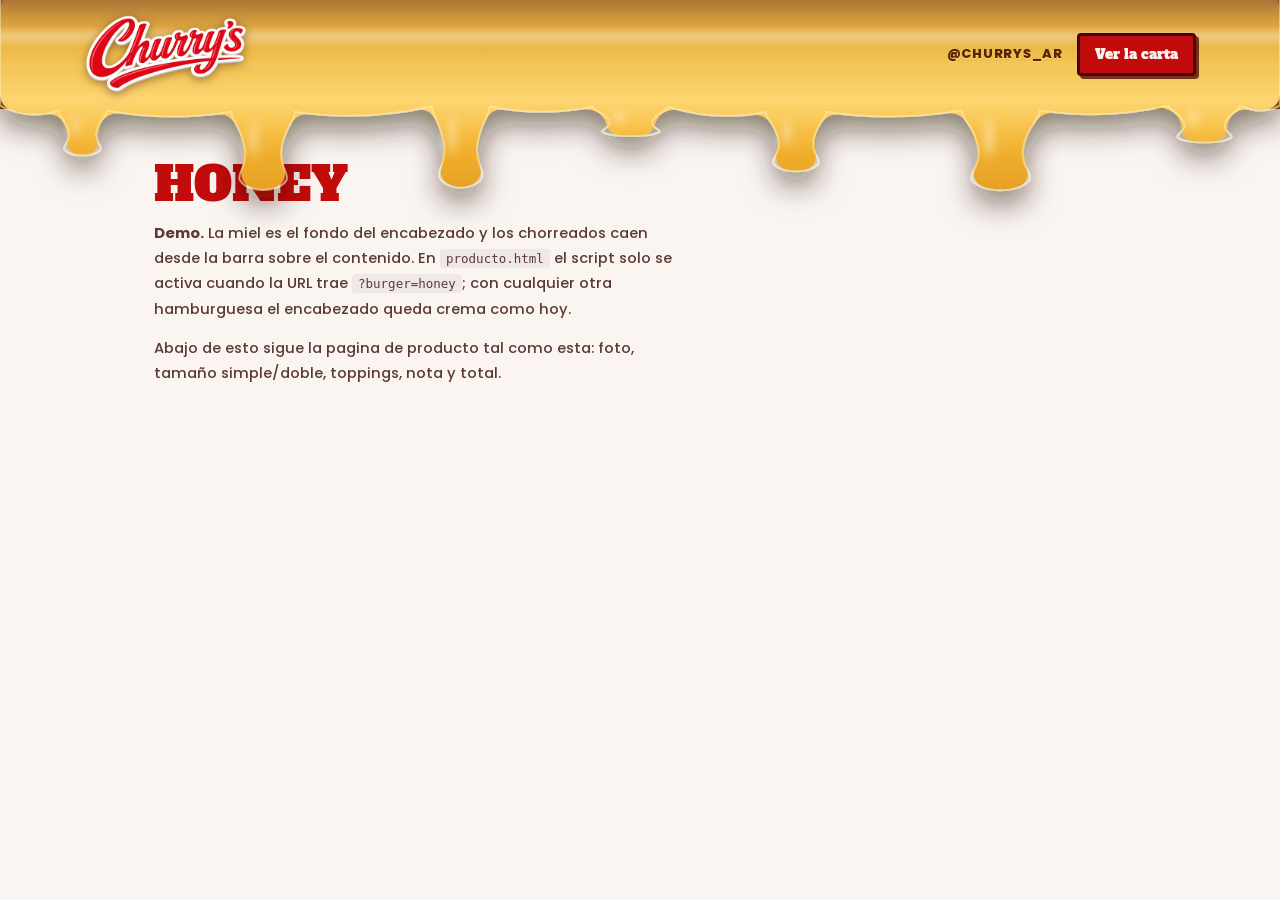
<file: encabezado-honey-para-claude-code.html>
<!DOCTYPE html>
<html lang="es-AR">
<head>
<meta charset="utf-8">
<meta name="viewport" content="width=device-width, initial-scale=1">
<title>Encabezado con miel · Churry's</title>

<!--
================================================================================
  MIEL DERRITIENDOSE EN EL ENCABEZADO PRINCIPAL · Churry's
  Solo para la hamburguesa Honey (producto.html?burger=honey)
================================================================================

  QUE HACE
  --------
  Convierte el fondo del encabezado (la barra donde estan el logo, @churrys_ar
  y el boton "Ver la carta") en una capa de miel real, y desde el borde inferior
  de esa barra cuelgan los chorreados: crecen, se estiran y cada tanto se
  desprende una gota que cae sobre el contenido. La barra ES la fuente de la miel.

  El logo, el link de Instagram y el boton siguen arriba de la miel y clickeables:
  la miel es un SVG con pointer-events:none y z-index por debajo de .nav.

  COMO INTEGRARLO EN producto.html  (2 pegados, no hay HTML que tocar)
  -------------------------------------------------------------------
  1) CSS → copiar el bloque marcado "INICIO BLOQUE CSS" ... "FIN BLOQUE CSS"
           al <head> de producto.html, o guardarlo como assets/honey-header.css
           y enlazarlo despues de assets/brand.css.

  2) JS  → copiar el bloque marcado "INICIO BLOQUE JS" ... "FIN BLOQUE JS"
           antes del cierre de body, DESPUES de assets/menu.js.
           (Tambien sirve como archivo aparte: assets/honey-header.js)

  El script no agrega markup a mano: busca el <header> que ya existe, le inyecta
  el SVG de la miel y mide la altura de .nav para que la losa de miel coincida
  exactamente con la barra.

  REGLA DE VISIBILIDAD (ya resuelta en el JS)
  -------------------------------------------
  Lee ?burger= de la URL:
    · burger=honey  -> agrega la clase .honey-on al body y anima la miel.
    · cualquier otra -> no hace nada, no inyecta nada, cero costo.
  churrys.html (la home) no se toca: ahi el encabezado queda como esta hoy.
  Constante editable arriba del script: SOLO_EN = 'honey'.

  AJUSTES RAPIDOS (constantes al principio del script)
  ----------------------------------------------------
    VELOCIDAD  0.4 lenta · 1 normal · 2 rapida
    LARGO      multiplicador del largo de los chorreados (0.6 cortos, 1.6 largos)
    DENSIDAD   cantidad de chorreados a lo ancho

  DETALLES
  --------
  · Con prefers-reduced-motion: reduce la miel queda quieta.
  · La animacion se pausa sola cuando la pestaña esta en segundo plano.
  · El SVG se re-arma solo al cambiar el ancho de la ventana (ResizeObserver).
  · Si el logo rojo sobre miel te queda con poco contraste, cambiá en el CSS
    body.honey-on .nav .logo { filter: ... } o usá el logo en version crema.

  Este archivo funciona ademas como DEMO: abrilo en el navegador tal cual.
================================================================================
-->

<link rel="preconnect" href="https://fonts.googleapis.com">
<link rel="preconnect" href="https://fonts.gstatic.com" crossorigin>
<link href="https://fonts.googleapis.com/css2?family=Alfa+Slab+One&family=Lobster+Two:ital,wght@1,700&family=Poppins:wght@500;600;700;800&display=swap" rel="stylesheet">

<!-- ===== INICIO BLOQUE CSS ===== -->
<style id="honey-header-css">
/* la miel reemplaza el fondo crema del encabezado */
body.honey-on header{
  background:#8A4404;              /* base calida debajo de la miel */
  border-bottom:0;
  overflow:visible;               /* deja que los chorreados salgan de la barra */
}
body.honey-on .nav{
  position:relative;
  z-index:2;                      /* logo, IG y boton por encima de la miel */
  padding-top:14px;
  padding-bottom:14px;
}
body.honey-on .nav .logo{
  filter:drop-shadow(0 2px 5px rgba(74,26,0,.5));
}
body.honey-on .nav .ig{
  color:#5A2400;
  font-weight:800;
  text-shadow:0 1px 0 rgba(255,232,170,.55);
}
body.honey-on .nav .cta{
  background:#C20C0B;
  border-color:#4A0202;
  box-shadow:3px 3px 0 rgba(74,2,2,.75);
}
body.honey-on .nav .cta:hover{background:#D82828}

/* la capa de miel */
.honey-drip{
  position:absolute;
  top:0;left:0;width:100%;
  z-index:1;
  display:block;
  overflow:visible;
  pointer-events:none;
}
</style>
<!-- ===== FIN BLOQUE CSS ===== -->

<style>
/* ---- SOLO PARA QUE ESTE ARCHIVO SE VEA COMO DEMO · NO COPIAR ------------
   Es una copia reducida de assets/brand.css (header, nav, cta, footer).    */
:root{--rojo:#C20C0B;--rojo-vivo:#D82828;--bordo:#6E0000;--crema:#FAF5F1;--tinta:#2A1210;
      --display:'Alfa Slab One',Rockwell,Georgia,serif;--sans:'Poppins',system-ui,sans-serif;
      --pad:clamp(18px,5vw,64px)}
*{box-sizing:border-box}
body{margin:0;background:var(--crema);color:var(--tinta);font-family:var(--sans);font-weight:500}
img{display:block;max-width:100%}
header{background:var(--crema);position:sticky;top:0;z-index:60;border-bottom:3px solid var(--rojo)}
.nav{max-width:1240px;margin:0 auto;padding:10px var(--pad);display:flex;align-items:center;gap:14px}
.nav .logo{width:clamp(112px,20vw,164px);height:auto;object-fit:contain}
.nav .sp{flex:1}
.nav .ig{font-weight:700;font-size:.8rem;letter-spacing:.06em;text-transform:uppercase;
         text-decoration:none;color:var(--rojo);white-space:nowrap}
.cta{display:inline-flex;align-items:center;gap:10px;background:var(--rojo-vivo);color:var(--crema);
     font-family:var(--display);font-size:.85rem;text-decoration:none;padding:9px 15px;
     border:3px solid var(--bordo);border-radius:4px;box-shadow:3px 3px 0 var(--bordo)}
.demo-cuerpo{max-width:1100px;margin:0 auto;padding:clamp(24px,5vw,52px) var(--pad)}
.demo-cuerpo h1{font-family:var(--display);font-weight:400;font-size:clamp(2rem,7vw,3rem);
                line-height:.96;color:var(--rojo);text-transform:uppercase;margin:0}
.demo-cuerpo p{font-size:.92rem;line-height:1.7;color:#5B3A36;max-width:52ch}
.demo-cuerpo code{background:#F0E8E8;padding:2px 6px;border-radius:4px;font-size:.85em}
</style>
</head>

<body>

<!-- El encabezado NO cambia: es el mismo markup que ya tiene producto.html -->
<header>
  <div class="nav">
    <a href="churrys.html"><img class="logo" src="logo churrys transparente.png" alt="Churry's"></a>
    <span class="sp"></span>
    <a class="ig" href="https://www.instagram.com/churrys_ar/" target="_blank" rel="noopener">@churrys_ar</a>
    <a class="cta chico" href="churrys.html#carta">Ver la carta</a>
  </div>
</header>

<main class="demo-cuerpo">
  <h1>Honey</h1>
  <p><strong>Demo.</strong> La miel es el fondo del encabezado y los chorreados caen desde la barra
  sobre el contenido. En <code>producto.html</code> el script solo se activa cuando la URL trae
  <code>?burger=honey</code>; con cualquier otra hamburguesa el encabezado queda crema como hoy.</p>
  <p>Abajo de esto sigue la pagina de producto tal como esta: foto, tamaño simple/doble, toppings,
  nota y total.</p>
</main>

<!-- ===== INICIO BLOQUE JS ===== -->
<script id="honey-header-js">
(function () {
  'use strict';

  var SOLO_EN   = 'honey';  /* id de la hamburguesa que lleva miel */
  var VELOCIDAD = 1;        /* 0.4 lenta · 1 normal · 2 rapida */
  var LARGO     = 1;        /* largo de los chorreados */
  var DENSIDAD  = 1;        /* cantidad de chorreados */

  var header = document.querySelector('header');
  var nav    = header && header.querySelector('.nav');
  if (!header || !nav) return;

  /* --- solo en la pagina de producto de la Honey -------------------------- */
  var enProducto = /producto\.html$/i.test(location.pathname);
  if (enProducto && new URLSearchParams(location.search).get('burger') !== SOLO_EN) return;
  document.body.classList.add('honey-on');

  var NS = 'http://www.w3.org/2000/svg';
  var reduced = window.matchMedia('(prefers-reduced-motion: reduce)').matches;

  var svg = document.createElementNS(NS, 'svg');
  svg.setAttribute('class', 'honey-drip');
  svg.setAttribute('aria-hidden', 'true');
  svg.innerHTML = [
    '<defs>',
      '<linearGradient id="hnBody" gradientUnits="userSpaceOnUse" x1="0" y1="-10" x2="0" y2="320">',
        '<stop offset="0" stop-color="#B96C08"/>',
        '<stop offset="0.08" stop-color="#E09A18"/>',
        '<stop offset="0.20" stop-color="#F7C445"/>',
        '<stop offset="0.33" stop-color="#FFD86E"/>',
        '<stop offset="0.50" stop-color="#F0AC28"/>',
        '<stop offset="0.72" stop-color="#D88C12"/>',
        '<stop offset="1" stop-color="#B4670A"/>',
      '</linearGradient>',
      '<linearGradient id="hnSheen" gradientUnits="userSpaceOnUse" x1="0" y1="-6" x2="0" y2="300">',
        '<stop offset="0" stop-color="#FFFFFF" stop-opacity="0.34"/>',
        '<stop offset="0.22" stop-color="#FFE9B0" stop-opacity="0.10"/>',
        '<stop offset="0.45" stop-color="#FFFFFF" stop-opacity="0"/>',
        '<stop offset="0.82" stop-color="#FFD27A" stop-opacity="0.10"/>',
        '<stop offset="1" stop-color="#FFF0C4" stop-opacity="0.30"/>',
      '</linearGradient>',
      '<linearGradient id="hnTop" gradientUnits="userSpaceOnUse" x1="0" y1="-6" x2="0" y2="120">',
        '<stop offset="0" stop-color="#5A2400" stop-opacity="0.45"/>',
        '<stop offset="0.30" stop-color="#8A4404" stop-opacity="0.10"/>',
        '<stop offset="1" stop-color="#8A4404" stop-opacity="0"/>',
      '</linearGradient>',
      '<clipPath id="hnClip"><use href="#hnPath"/></clipPath>',
      /* filtro "goo": funde las gotas con el chorreado como un liquido real */
      '<filter id="hnGoo" x="-15%" y="-25%" width="130%" height="190%" color-interpolation-filters="sRGB">',
        '<feGaussianBlur in="SourceGraphic" stdDeviation="8" result="b"/>',
        '<feColorMatrix in="b" type="matrix" values="1 0 0 0 0  0 1 0 0 0  0 0 1 0 0  0 0 0 22 -10" result="g"/>',
        '<feComposite in="SourceGraphic" in2="g" operator="atop"/>',
      '</filter>',
      '<filter id="hnSoft" x="-60%" y="-60%" width="220%" height="220%">',
        '<feGaussianBlur stdDeviation="5"/>',
      '</filter>',
      '<filter id="hnShadow" x="-20%" y="-20%" width="140%" height="200%">',
        '<feDropShadow dx="0" dy="13" stdDeviation="15" flood-color="#280A00" flood-opacity="0.55"/>',
      '</filter>',
    '</defs>',
    '<g filter="url(#hnShadow)">',
      '<g filter="url(#hnGoo)">',
        '<path id="hnPath" fill="url(#hnBody)"/>',
        '<g id="hnDrops"></g>',
      '</g>',
      '<path id="hnGloss" fill="url(#hnSheen)"/>',
      '<g clip-path="url(#hnClip)">',
        '<rect id="hnDark" x="-20" y="-20" width="4000" height="140" fill="url(#hnTop)"/>',
        '<rect id="hnStreak" x="-20" width="4000" fill="#FFF8E0" opacity="0.5" filter="url(#hnSoft)"/>',
        '<rect id="hnStreak2" x="-20" width="4000" fill="#FFFFFF" opacity="0.22" filter="url(#hnSoft)"/>',
      '</g>',
      '<path id="hnRim" fill="none" stroke="#FFEFC0" stroke-opacity="0.55" stroke-width="1.8"/>',
      '<g id="hnSpec" filter="url(#hnSoft)"></g>',
    '</g>'
  ].join('');
  header.insertBefore(svg, header.firstChild);

  var path    = svg.querySelector('#hnPath');
  var gloss   = svg.querySelector('#hnGloss');
  var rim     = svg.querySelector('#hnRim');
  var dropsG  = svg.querySelector('#hnDrops');
  var specG   = svg.querySelector('#hnSpec');
  var streak  = svg.querySelector('#hnStreak');
  var streak2 = svg.querySelector('#hnStreak2');

  var W = 0, H = 300, navH = 64, t = 0, drips = [], drops = [], raf = null, last = 0;

  function rnd(a, b) { return a + Math.random() * (b - a); }
  function f(v) { return v.toFixed(1); }

  /* --- medir la barra: la losa de miel = alto de .nav --------------------- */
  function measure() {
    var w = header.clientWidth;
    if (!w) return;
    W = w;
    navH = nav.offsetHeight;
    H = navH + Math.round(Math.max(150, Math.min(310, w * 0.20)));
    svg.setAttribute('viewBox', '0 0 ' + W + ' ' + H);
    svg.style.height = H + 'px';
    build();
  }

  function build() {
    if (!W) return;
    var n = Math.max(3, Math.round((W / 190) * DENSIDAD));
    var slot = W / n;
    drips = [];
    for (var i = 0; i < n; i++) {
      drips.push({
        cx:   slot * (i + 0.5) + rnd(-0.16, 0.16) * slot,
        w:    Math.min(slot * 0.34, rnd(20, 40)),
        L:    rnd(8, 90) * LARGO,
        max:  rnd(55, 175) * LARGO,
        rate: rnd(5, 18)
      });
    }
    specG.innerHTML = '';
    drips.forEach(function () {
      var e = document.createElementNS(NS, 'ellipse');
      e.setAttribute('fill', '#FFF6DA');
      e.setAttribute('opacity', '0.5');
      specG.appendChild(e);
    });
    drops.forEach(function (o) { if (o.el.parentNode) o.el.parentNode.removeChild(o.el); });
    drops = [];
    step(0);
  }

  /* borde inferior de la barra, con una respiracion muy leve */
  function baseY(i) { return navH + Math.sin(t * 0.5 + i * 1.7) * 3.5; }

  function spawn(x, y, r) {
    if (drops.length > 8) return;
    var el = document.createElementNS(NS, 'ellipse');
    el.setAttribute('fill', 'url(#hnBody)');
    dropsG.appendChild(el);
    drops.push({ x: x, y: y, r: Math.max(8, r), v: 26, el: el });
  }

  /* --- silueta: losa de la barra + chorreados con cuello fino y punta gorda */
  function buildPath() {
    var prevX = 0, prevY = baseY(-1);
    var p = 'M ' + W + ',-4 L 0,-4 L 0,' + f(prevY);

    drips.forEach(function (d, i) {
      var b = baseY(i), L = d.L, lx = d.cx - d.w, rx = d.cx + d.w;

      p += ' Q ' + f((prevX + lx) / 2) + ',' + f(Math.max(prevY, b) + 10) + ' ' + f(lx) + ',' + f(b);

      p += ' C ' + f(d.cx - d.w * 0.99) + ',' + f(b + L * 0.14) +
           ' '  + f(d.cx - d.w * 0.62) + ',' + f(b + L * 0.24) +
           ' '  + f(d.cx - d.w * 0.56) + ',' + f(b + L * 0.56);
      p += ' C ' + f(d.cx - d.w * 0.53) + ',' + f(b + L * 0.79) +
           ' '  + f(d.cx - d.w * 0.82) + ',' + f(b + L * 0.85) +
           ' '  + f(d.cx - d.w * 0.74) + ',' + f(b + L * 0.95);
      p += ' C ' + f(d.cx - d.w * 0.50) + ',' + f(b + L * 1.14) +
           ' '  + f(d.cx + d.w * 0.50) + ',' + f(b + L * 1.14) +
           ' '  + f(d.cx + d.w * 0.74) + ',' + f(b + L * 0.95);
      p += ' C ' + f(d.cx + d.w * 0.82) + ',' + f(b + L * 0.85) +
           ' '  + f(d.cx + d.w * 0.53) + ',' + f(b + L * 0.79) +
           ' '  + f(d.cx + d.w * 0.56) + ',' + f(b + L * 0.56);
      p += ' C ' + f(d.cx + d.w * 0.62) + ',' + f(b + L * 0.24) +
           ' '  + f(d.cx + d.w * 0.99) + ',' + f(b + L * 0.14) +
           ' '  + f(rx) + ',' + f(b);

      prevX = rx; prevY = b;
    });

    p += ' Q ' + f((prevX + W) / 2) + ',' + f(prevY + 10) + ' ' + W + ',' + f(prevY) + ' Z';
    return p;
  }

  function step(dt) {
    if (!W) return;
    t += dt;

    drips.forEach(function (d, i) {
      d.L += d.rate * VELOCIDAD * dt;
      if (d.L > d.max) {                        /* se corta y cae una gota */
        spawn(d.cx, baseY(i) + d.L, d.w * 0.4);
        d.L = d.max * 0.16 + rnd(0, 14);
        d.max = rnd(55, 180) * LARGO;
        d.rate = rnd(5, 18);
      }
      var e = specG.children[i];
      if (e) {
        var b = baseY(i);
        e.setAttribute('cx', f(d.cx - d.w * 0.3));
        e.setAttribute('cy', f(b + d.L * 0.38));
        e.setAttribute('rx', f(Math.max(2.5, d.w * 0.13)));
        e.setAttribute('ry', f(Math.max(6, d.L * 0.26)));
      }
    });

    for (var k = drops.length - 1; k >= 0; k--) {
      var o = drops[k];
      o.v += 1150 * dt;
      o.y += o.v * dt;
      var st = Math.min(1.5, o.v / 520);        /* se estira al caer */
      o.el.setAttribute('cx', f(o.x));
      o.el.setAttribute('cy', f(o.y));
      o.el.setAttribute('rx', f(o.r * (1 - Math.min(0.32, o.v / 2400))));
      o.el.setAttribute('ry', f(o.r * (1 + st)));
      if (o.y - 60 > H) { dropsG.removeChild(o.el); drops.splice(k, 1); }
    }

    /* reflejos horizontales dentro de la losa */
    streak.setAttribute('y', f(navH * 0.30));
    streak.setAttribute('height', f(Math.max(4, navH * 0.075)));
    streak2.setAttribute('y', f(navH * 0.58));
    streak2.setAttribute('height', f(Math.max(2, navH * 0.03)));

    var d = buildPath();
    path.setAttribute('d', d);
    gloss.setAttribute('d', d);
    rim.setAttribute('d', d);
  }

  function tick(now) {
    var dt = Math.min(0.05, (now - last) / 1000);
    last = now;
    step(reduced ? 0 : dt);
    raf = requestAnimationFrame(tick);
  }
  function play()  { if (!raf) { last = performance.now(); raf = requestAnimationFrame(tick); } }
  function pause() { if (raf) { cancelAnimationFrame(raf); raf = null; } }

  measure();
  if (window.ResizeObserver) new ResizeObserver(measure).observe(header);
  else window.addEventListener('resize', measure);

  document.addEventListener('visibilitychange', function () {
    document.hidden ? pause() : play();
  });
  play();
})();
</script>
<!-- ===== FIN BLOQUE JS ===== -->

</body>
</html>
</file>
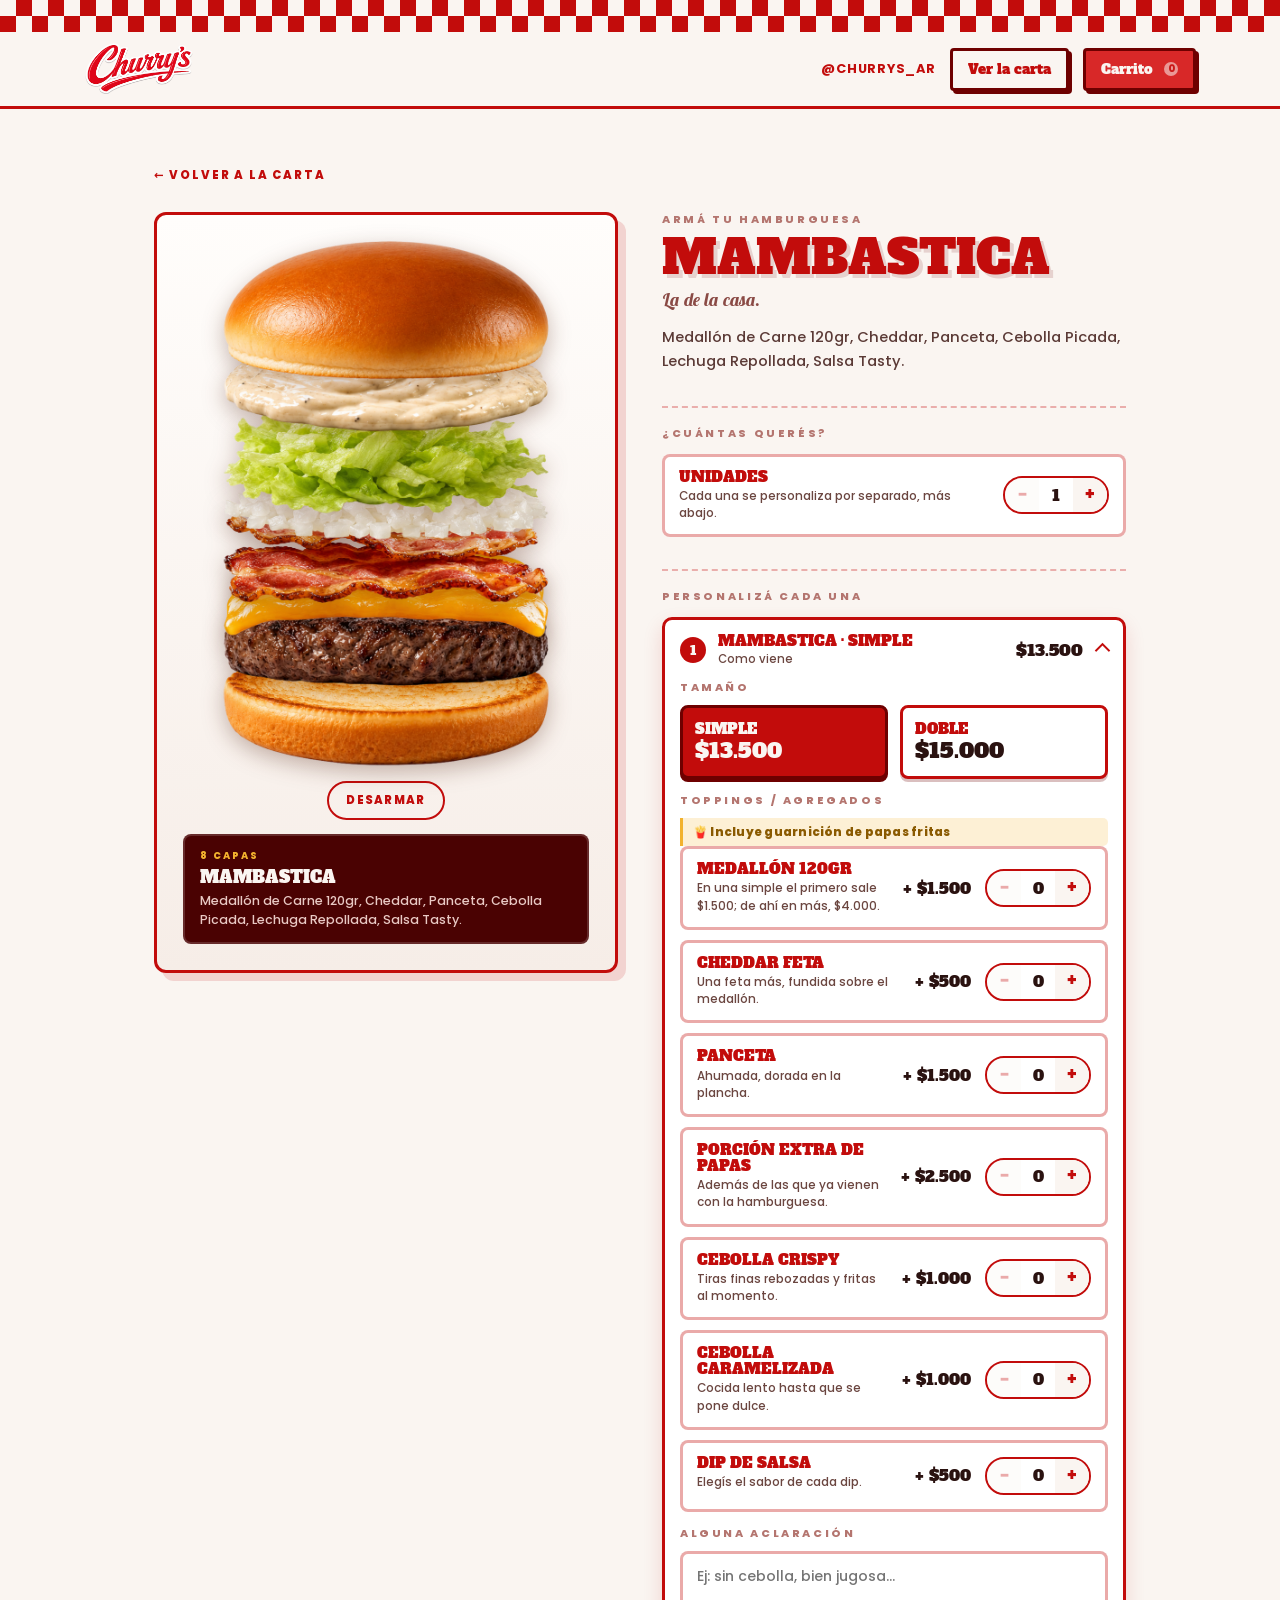
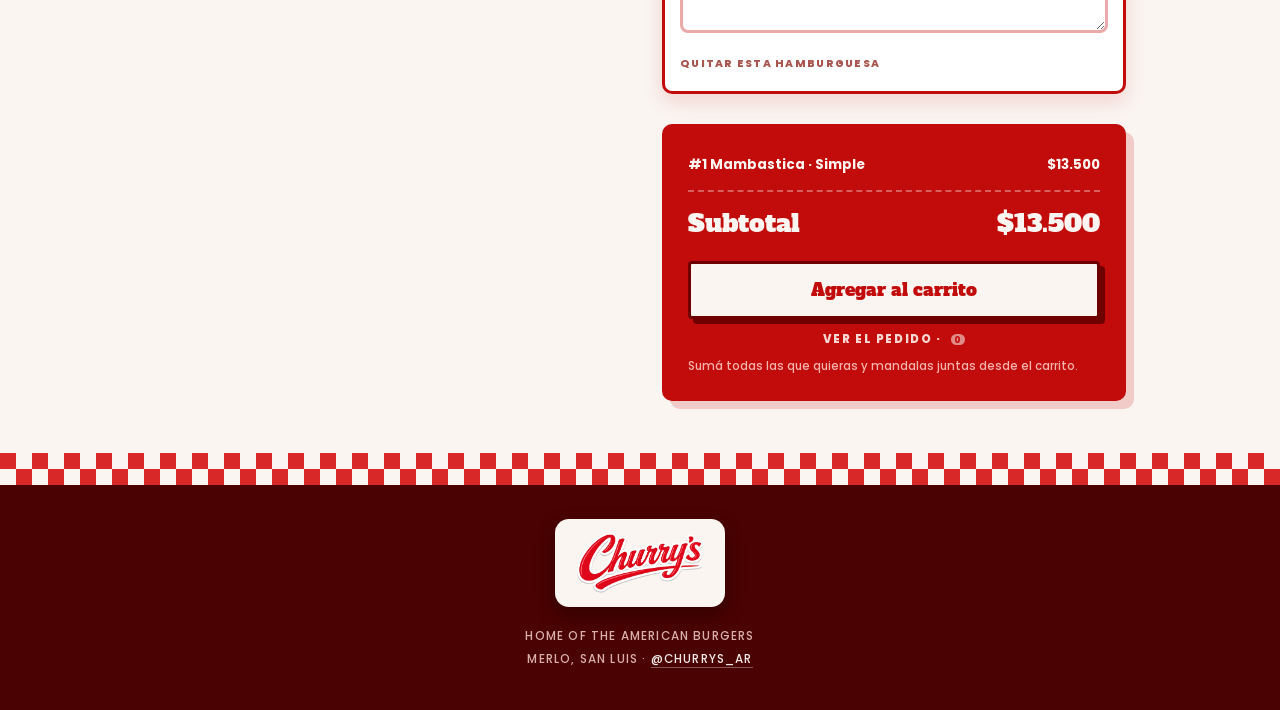
<file: producto.html>
<!DOCTYPE html>
<html lang="es-AR">
<head>
<meta charset="utf-8">
<meta name="viewport" content="width=device-width, initial-scale=1">
<title>Armá tu hamburguesa · Churry's</title>
<meta name="description" content="Elegí simple o doble, sumá agregados y mandá tu pedido por WhatsApp.">
<link rel="preconnect" href="https://fonts.googleapis.com">
<link rel="preconnect" href="https://fonts.gstatic.com" crossorigin>
<link href="https://fonts.googleapis.com/css2?family=Alfa+Slab+One&family=Lobster+Two:ital,wght@1,700&family=Poppins:wght@500;600;700;800&display=swap" rel="stylesheet">
<link rel="stylesheet" href="assets/brand.css">
</head>
<body>

<div class="top"><div class="rail"></div></div>
<p id="aviso-tienda" hidden></p>

<header>
  <div class="nav">
    <a href="churrys.html"><img class="logo" src="logo churrys transparente.png" alt="Churry's"></a>
    <span class="sp"></span>
    <a class="ig" href="https://www.instagram.com/churrys_ar/" target="_blank" rel="noopener">@churrys_ar</a>
    <a class="cta chico claro" href="churrys.html#carta">Ver la carta</a>
    <a class="cta chico" data-cart-link href="carrito.html">Carrito <span class="cart-badge" data-cart-count>0</span></a>
  </div>
</header>

<main class="prod">
  <a class="volver" href="churrys.html#carta">&larr; Volver a la carta</a>

  <div class="prod-grid">

    <div class="visor">
      <div class="visor-escena">
        <div class="despiece" id="stage"></div>
      </div>

      <div class="visor-ctrl">
        <button type="button" id="btn-armar" aria-pressed="false">Desarmar</button>
      </div>

      <div class="lectura" id="lectura" role="status" aria-live="polite"></div>
    </div>

    <div class="prod-info">
      <p class="k">Armá tu hamburguesa</p>
      <h1 id="nombre">&nbsp;</h1>
      <p class="tagline" id="tagline"></p>
      <p class="desc" id="desc"></p>

      <!-- cuántas -->
      <section class="bloque">
        <p class="k">¿Cuántas querés?</p>
        <div class="topping" style="border-style:solid">
          <span class="txt">
            <span class="nm">Unidades</span>
            <span class="note">Cada una se personaliza por separado, más abajo.</span>
          </span>
          <span class="stepper">
            <button type="button" id="u-menos" aria-label="Una menos">&minus;</button>
            <span class="qty" id="u-qty">1</span>
            <button type="button" id="u-mas" aria-label="Una más">+</button>
          </span>
        </div>
      </section>

      <!-- una tarjeta por unidad -->
      <section class="bloque">
        <p class="k">Personalizá cada una</p>
        <div class="unidades" id="unidades"></div>
      </section>

      <!-- total -->
      <section class="total">
        <div id="l-lineas"></div>
        <div class="fila grande"><span>Subtotal</span><span id="v-total">—</span></div>

        <button class="cta claro" id="agregar" type="button" data-venta>Agregar al carrito</button>
        <a class="ver-carrito" href="carrito.html">Ver el pedido · <span class="cart-badge" data-cart-count>0</span></a>
        <p class="aviso">Sumá todas las que quieras y mandalas juntas desde el carrito.</p>
      </section>
    </div>

  </div>
</main>

<div class="rail rojo"></div>

<footer>
  <img class="logo" src="logo churrys transparente.png" alt="Churry's">
  <p>Home of the american burgers</p>
  <p>Merlo, San Luis · <a href="https://www.instagram.com/churrys_ar/" target="_blank" rel="noopener">@churrys_ar</a></p>
</footer>

<!-- elegir el sabor del dip -->
<div class="modal" id="modal-dip" role="dialog" aria-modal="true" aria-labelledby="modal-dip-t" hidden>
  <div class="modal-caja">
    <button class="modal-cerrar" type="button" data-cerrar aria-label="Cerrar">&times;</button>
    <p class="k">Dip de salsa</p>
    <h2 id="modal-dip-t">¿De qué lo querés?</h2>
    <p>Cada dip suma $500 al pedido. Podés pedir varios y combinarlos.</p>
    <div class="sabores-grid" id="sabores"></div>
  </div>
</div>

<div class="toast" id="toast" role="status" aria-live="polite"></div>

<script src="assets/menu.js"></script>
<script src="assets/tienda.js"></script>
<script src="assets/cart.js"></script>
<script src="assets/despiece.js"></script>
<script>
(function () {
  'use strict';

  var M = window.CHURRYS;
  var $ = function (id) { return document.getElementById(id); };

  var params = new URLSearchParams(location.search);
  var burger = M.find(params.get('burger')) || M.burgers[0];
  var sizeInicial = params.get('size') === 'doble' ? 'doble' : 'simple';
  document.body.setAttribute('data-burger-id', burger.id);

  /* ---------- estado: una entrada por hamburguesa pedida --------------- */
  function nuevaUnidad(size) {
    var u = { size: size || 'simple', qty: {}, dips: [], nota: '' };
    M.toppings.forEach(function (t) { u.qty[t.id] = 0; });
    return u;
  }

  var unidades = [nuevaUnidad(sizeInicial)];
  var abierta  = 0;                 /* índice del acordeón desplegado */
  var nodos    = [];                /* referencias al DOM de cada unidad */

  /* ---------- cabecera --------------------------------------------------- */
  document.title = burger.name + ' · Churry’s';
  $('nombre').textContent  = burger.name;
  $('tagline').textContent = burger.tag || '';
  $('desc').textContent    = burger.ing || '';

  /* ---------- despiece ---------------------------------------------------- */
  var vista = DESPIECE.crear($('stage'), { onCapa: leer });

  function leer(capa) {
    var n = $('lectura');
    n.innerHTML = '<span class="n"></span><h3></h3><p></p>';
    if (capa) {
      n.querySelector('.n').textContent  = 'Capa ' + capa.n + ' de ' + capa.total;
      n.querySelector('h3').textContent  = capa.nombre;
      n.querySelector('p').textContent   = vista.abierto()
        ? 'Tocá otra capa para verla. Click afuera para soltarla.'
        : 'Tocá “Desarmar” para separarlas todas.';
    } else {
      n.querySelector('.n').textContent  = vista.capas().length + ' capas';
      n.querySelector('h3').textContent  = burger.name;
      n.querySelector('p').textContent   = burger.ing || '';
    }
  }

  function pintarDespiece() {
    var u = unidades[abierta] || unidades[0];
    if (!u) return;
    vista.set(M.construirStack(burger, u.size, u.qty));
    if (!$('stage').classList.contains('elegida')) leer(null);
  }

  $('btn-armar').addEventListener('click', function () {
    var ab = vista.toggle();
    this.textContent = ab ? 'Armar de nuevo' : 'Desarmar';
    this.setAttribute('aria-pressed', ab ? 'true' : 'false');
  });

  /* ---------- precios ------------------------------------------------------ */
  function precioUnidad(u) {
    return M.toppings.reduce(function (acc, t) {
      return acc + M.precioTopping(t, u.qty[t.id], u.size);
    }, M.bySize(burger, u.size));
  }

  function totalGeneral() {
    return unidades.reduce(function (a, u) { return a + precioUnidad(u); }, 0);
  }

  /* nombres de los dips elegidos, en texto */
  function textoDips(u) {
    return u.dips.map(function (id) {
      var d = M.dips.filter(function (x) { return x.id === id; })[0];
      return d ? d.name : id;
    }).join(', ');
  }

  /* agregados de una unidad, con el subtotal ya resuelto, para el carrito */
  function extrasDe(u) {
    return M.toppings.filter(function (t) { return u.qty[t.id] > 0; })
      .map(function (t) {
        return {
          id: t.id, name: t.name, n: u.qty[t.id],
          subtotal: M.precioTopping(t, u.qty[t.id], u.size),
          detalle: t.dips ? textoDips(u) : ''
        };
      });
  }

  /* ---------- construir los acordeones ------------------------------------ */
  function construir() {
    var cont = $('unidades');
    cont.innerHTML = '';
    nodos = [];

    unidades.forEach(function (u, i) {
      var card = document.createElement('article');
      card.className = 'unidad';
      card.innerHTML =
        '<button class="unidad-cab" type="button">' +
          '<span class="idx"></span>' +
          '<span class="res"><span class="nm"></span><span class="sub"></span></span>' +
          '<span class="pr"></span><span class="chev" aria-hidden="true"></span>' +
        '</button>' +
        '<div class="unidad-cuerpo"><div><div class="unidad-in">' +
          '<div><p class="k" style="margin-bottom:9px">Tamaño</p><div class="sizes"></div></div>' +
          '<div><p class="k" style="margin-bottom:9px">Toppings / Agregados</p><p class="incluye-papas">🍟 Incluye guarnición de papas fritas</p><div class="toppings"></div></div>' +
          '<div><p class="k" style="margin-bottom:9px">Alguna aclaración</p>' +
            '<textarea class="nota" rows="2" placeholder="Ej: sin cebolla, bien jugosa…"></textarea></div>' +
          '<button class="unidad-quitar" type="button">Quitar esta hamburguesa</button>' +
        '</div></div></div>';

      card.querySelector('.idx').textContent = i + 1;

      /* tamaño */
      var sizes = card.querySelector('.sizes');
      [['simple', 'Simple'], ['doble', 'Doble']].forEach(function (par) {
        var b = document.createElement('button');
        b.type = 'button';
        b.className = 'size-op';
        b.dataset.size = par[0];
        b.innerHTML = '<span class="nm"></span><span class="pr"></span>';
        b.querySelector('.nm').textContent = par[1];
        b.querySelector('.pr').textContent = M.money(M.bySize(burger, par[0]));
        b.addEventListener('click', function () {
          u.size = par[0];
          refrescar();
          pintarDespiece();
        });
        sizes.appendChild(b);
      });

      /* agregados */
      var tops = card.querySelector('.toppings');
      M.toppings.forEach(function (t) {
        var row = document.createElement('div');
        row.className = 'topping';
        row.dataset.id = t.id;
        row.innerHTML =
          '<span class="txt"><span class="nm"></span><span class="note"></span>' +
            (t.dips ? '<span class="sabores"></span>' : '') + '</span>' +
          '<span class="pr"></span>' +
          '<span class="stepper">' +
            '<button type="button" class="menos" aria-label="Quitar">&minus;</button>' +
            '<span class="qty">0</span>' +
            '<button type="button" class="mas" aria-label="Agregar">+</button>' +
          '</span>';
        row.querySelector('.nm').textContent   = t.name;
        row.querySelector('.note').textContent = t.note || '';

        row.querySelector('.mas').addEventListener('click', function () {
          if (t.dips) { pedirSabor(u); return; }      /* el dip pregunta el sabor */
          u.qty[t.id]++;
          refrescar();
          pintarDespiece();
        });
        row.querySelector('.menos').addEventListener('click', function () {
          if (u.qty[t.id] <= 0) return;
          u.qty[t.id]--;
          if (t.dips) u.dips.pop();
          refrescar();
          pintarDespiece();
        });
        tops.appendChild(row);
      });

      /* nota */
      var nota = card.querySelector('.nota');
      nota.value = u.nota;
      nota.addEventListener('input', function () { u.nota = nota.value; });

      /* abrir / cerrar */
      card.querySelector('.unidad-cab').addEventListener('click', function () {
        abierta = (abierta === i) ? -1 : i;
        refrescar();
        pintarDespiece();
      });

      /* quitar */
      var quitar = card.querySelector('.unidad-quitar');
      quitar.addEventListener('click', function () {
        if (unidades.length === 1) {
          M.toast('Tiene que quedar al menos una. Usá “Volver a la carta” si no querés ninguna.');
          return;
        }
        unidades.splice(i, 1);
        if (abierta >= unidades.length) abierta = unidades.length - 1;
        construir();
        pintarDespiece();
      });

      cont.appendChild(card);
      nodos.push(card);
    });

    refrescar();
  }

  /* ---------- refrescar valores sin rehacer el DOM ------------------------ */
  function refrescar() {
    $('u-qty').textContent  = unidades.length;
    $('u-menos').disabled   = unidades.length <= 1;

    unidades.forEach(function (u, i) {
      var card = nodos[i];
      if (!card) return;

      card.classList.toggle('abierta', abierta === i);
      card.querySelector('.unidad-cab').setAttribute('aria-expanded', abierta === i ? 'true' : 'false');

      var extras = extrasDe(u);
      card.querySelector('.nm').textContent = burger.name + ' · ' + (u.size === 'doble' ? 'Doble' : 'Simple');
      card.querySelector('.sub').textContent = extras.length
        ? extras.map(function (e) { return e.name + (e.n > 1 ? ' x' + e.n : ''); }).join(', ')
        : 'Como viene';
      card.querySelector('.unidad-cab .pr').textContent = M.money(precioUnidad(u));

      Array.prototype.forEach.call(card.querySelectorAll('.size-op'), function (b) {
        b.setAttribute('aria-pressed', b.dataset.size === u.size ? 'true' : 'false');
      });

      Array.prototype.forEach.call(card.querySelectorAll('.topping'), function (row) {
        var t = M.toppings.filter(function (x) { return x.id === row.dataset.id; })[0];
        var n = u.qty[t.id];
        row.classList.toggle('on', n > 0);
        row.querySelector('.qty').textContent = n;
        row.querySelector('.menos').disabled  = n === 0;

        /* La etiqueta muestra lo que cuesta la PRÓXIMA unidad, no el
           acumulado. En una simple el primer medallón es el diferencial a
           doble; del segundo en adelante vale el precio pleno.            */
        row.querySelector('.pr').textContent = '+ ' + M.money(
          t.escalonado
            ? ((u.size === 'doble' || n >= 1) ? M.medallon.pleno : M.medallon.diferencial)
            : t.price);

        var sab = row.querySelector('.sabores');
        if (sab) {
          sab.innerHTML = '';
          u.dips.forEach(function (id) {
            var d = M.dips.filter(function (x) { return x.id === id; })[0];
            var s = document.createElement('span');
            s.className = 'sabor';
            s.textContent = d ? d.name : id;
            sab.appendChild(s);
          });
        }
      });
    });

    /* resumen: la base y cada agregado con su subtotal */
    var cont = $('l-lineas');
    cont.innerHTML = '';

    unidades.forEach(function (u, i) {
      cont.appendChild(filaResumen(
        '#' + (i + 1) + '  ' + burger.name + ' · ' + (u.size === 'doble' ? 'Doble' : 'Simple'),
        M.money(M.bySize(burger, u.size)), 'base'));

      extrasDe(u).forEach(function (e) {
        cont.appendChild(filaResumen(
          e.name + (e.n > 1 ? ' x' + e.n : '') + (e.detalle ? ' · ' + e.detalle : ''),
          '+ ' + M.money(e.subtotal), 'extra'));
      });

      if (unidades.length > 1) {
        cont.appendChild(filaResumen('Subtotal #' + (i + 1),
                                     M.money(precioUnidad(u)), 'sub'));
      }
    });

    $('v-total').textContent = M.money(totalGeneral());
  }

  /* una fila del desglose: base, agregado o subtotal de la unidad */
  function filaResumen(texto, monto, tipo) {
    var f = document.createElement('div');
    f.className = 'fila ' + tipo;
    f.innerHTML = '<span></span><span></span>';
    f.children[0].textContent = texto;
    f.children[1].textContent = monto;
    return f;
  }

  /* ---------- cantidad de unidades ---------------------------------------- */
  $('u-mas').addEventListener('click', function () {
    var ultima = unidades[unidades.length - 1];
    unidades.push(nuevaUnidad(ultima ? ultima.size : sizeInicial));
    abierta = unidades.length - 1;
    construir();
    pintarDespiece();
  });

  $('u-menos').addEventListener('click', function () {
    if (unidades.length <= 1) return;
    unidades.pop();
    if (abierta >= unidades.length) abierta = unidades.length - 1;
    construir();
    pintarDespiece();
  });

  /* ---------- modal del dip ------------------------------------------------ */
  var unidadDip = null;

  function pedirSabor(u) {
    unidadDip = u;
    var cont = $('sabores');
    cont.innerHTML = '';
    M.dips.forEach(function (d) {
      var b = document.createElement('button');
      b.type = 'button';
      b.className = 'sabor-op';
      b.textContent = d.name;
      b.addEventListener('click', function () {
        unidadDip.dips.push(d.id);
        unidadDip.qty.dip = unidadDip.dips.length;
        cerrarModal();
        refrescar();
        M.toast('Dip de ' + d.name + ' sumado.');
      });
      cont.appendChild(b);
    });
    abrirModal();
  }

  function abrirModal() {
    var m = $('modal-dip');
    m.hidden = false;
    requestAnimationFrame(function () { m.classList.add('on'); });
  }

  function cerrarModal() {
    var m = $('modal-dip');
    m.classList.remove('on');
    setTimeout(function () { m.hidden = true; }, 240);
  }

  $('modal-dip').addEventListener('click', function (ev) {
    if (ev.target === this || ev.target.hasAttribute('data-cerrar')) cerrarModal();
  });
  document.addEventListener('keydown', function (ev) {
    if (ev.key === 'Escape' && !$('modal-dip').hidden) cerrarModal();
  });

  /* ---------- al carrito ---------------------------------------------------- */
  $('agregar').addEventListener('click', function () {
    if (!TIENDA.ventaActiva()) {
      M.toast('Ahora mismo no estamos tomando pedidos.');
      return;
    }

    var sumadas = 0;
    for (var i = 0; i < unidades.length; i++) {
      var u = unidades[i];
      var ok = CARRITO.add({
        burger: burger.id,
        name:   burger.name,
        size:   u.size,
        base:   M.bySize(burger, u.size),
        extras: extrasDe(u),
        nota:   u.nota,
        qty:    1
      });
      if (!ok) break;
      sumadas++;
    }

    if (!sumadas) {
      M.toast('El carrito llegó al máximo de ' + CARRITO.MAX + ' líneas.');
      return;
    }

    M.toast(sumadas === 1
      ? burger.name + ' va al carrito ✓'
      : sumadas + ' ' + burger.name + ' van al carrito ✓');
    latir();

    /* se limpia para poder cargar otra tanda sin recargar */
    unidades = [nuevaUnidad(sizeInicial)];
    abierta  = 0;
    construir();
    pintarDespiece();
  });

  function latir() {
    Array.prototype.forEach.call(document.querySelectorAll('.cart-badge'), function (b) {
      b.classList.add('late');
      setTimeout(function () { b.classList.remove('late'); }, 220);
    });
  }

  /* ---------- arranque ------------------------------------------------------ */
  construir();
  pintarDespiece();
  if (window.TIENDA && window.TIENDA.sincronizarRemoto) window.TIENDA.sincronizarRemoto();
})();
</script>

</body>
</html>
</file>
<file: assets/brand.css>
/* ==========================================================================
   Churry's · sistema visual compartido
   Lo usan churrys.html (home) y producto.html (personalización).
   ========================================================================== */

:root{
  --rojo:#C20C0B;
  --rojo-vivo:#D82828;
  --bordo:#6E0000;
  --bordo-hondo:#4A0202;
  --crema:#FAF5F1;
  --crema-humo:#F0E8E8;
  --oro:#F2B22E;
  --tinta:#2A1210;

  --display:'Alfa Slab One', Rockwell, Georgia, serif;
  --script:'Lobster Two', 'Brush Script MT', cursive;
  --sans:'Poppins', system-ui, -apple-system, 'Segoe UI', sans-serif;

  --pad:clamp(18px,5vw,64px);
  --ease:cubic-bezier(.22,.8,.25,1);
}

/* ---------- tarjetas del catálogo ---------------------------------------- */
.card{
  background:#fff;
  border:3px solid var(--rojo);
  border-radius:10px;
  box-shadow:6px 6px 0 rgba(194,12,11,.15);
  display:flex;
  flex-direction:column;
  overflow:hidden;
  transition:transform .22s var(--ease), box-shadow .22s var(--ease);
}
.card:hover{
  transform:translateY(-6px);
  box-shadow:10px 12px 0 rgba(194,12,11,.22);
}

.card .shot{
  background:var(--rojo);
  aspect-ratio:1/1;            /* igual que el lienzo de assets/carta/ */
  overflow:hidden;
  position:relative;
}
.card .shot img{
  width:100%;height:100%;
  object-fit:contain;          /* entera, sin recorte */
  transition:transform .4s var(--ease);
}
.card:hover .shot img{transform:scale(1.06)}

.card .body{
  padding:16px 16px 18px;
  display:flex;flex-direction:column;gap:8px;flex:1;
}
.card h3{
  font-family:var(--display);font-weight:400;margin:0;
  font-size:1.3rem;line-height:1;color:var(--rojo);text-transform:uppercase;
}
.card .sub{
  font-family:var(--script);font-style:italic;font-weight:700;
  color:#8A4A45;font-size:1rem;margin:-2px 0 0;line-height:1.2;
}
.card .ing{margin:0;font-size:.79rem;line-height:1.55;color:#6B4640;flex:1}

/* ---------- bloque de compra simple / doble ------------------------------ */
.compra{
  display:grid;grid-template-columns:1fr 1fr;gap:10px;
  margin-top:auto;padding-top:12px;
  border-top:2px dashed rgba(194,12,11,.28);
}
.opcion{display:flex;flex-direction:column;gap:6px}
.opcion .precio{
  font-family:var(--display);font-size:1.12rem;line-height:1;
  color:var(--tinta);text-align:center;
}
.opcion .precio small{
  display:block;font-family:var(--sans);font-weight:800;
  font-size:.58rem;letter-spacing:.18em;text-transform:uppercase;
  color:#B4756F;margin-bottom:3px;
}

/* botón de compra: la animación principal del catálogo */
.btn-size{
  display:block;text-align:center;text-decoration:none;cursor:pointer;
  background:var(--crema);color:var(--rojo);
  border:2px solid var(--rojo);border-radius:5px;
  padding:10px 8px;
  font-family:var(--display);font-size:.82rem;letter-spacing:.06em;
  text-transform:uppercase;
  box-shadow:0 3px 0 rgba(110,0,0,.35);
  transition:transform .16s var(--ease), box-shadow .16s var(--ease),
             background .2s, color .2s, border-color .2s;
}
.btn-size:hover{
  background:var(--rojo-vivo);color:var(--crema);border-color:var(--bordo);
  transform:translateY(-3px) scale(1.05);
  box-shadow:0 8px 16px rgba(110,0,0,.34);
}
.btn-size:active{transform:translateY(1px) scale(.99);box-shadow:0 2px 0 rgba(110,0,0,.35)}
.btn-size.doble{background:var(--rojo);color:var(--crema);border-color:var(--bordo)}
.btn-size.doble:hover{background:var(--bordo)}

/* ==========================================================================
   Página de producto
   ========================================================================== */
.prod{max-width:1100px;margin:0 auto;padding:clamp(24px,5vw,52px) var(--pad)}

.volver{
  display:inline-flex;align-items:center;gap:8px;
  font-size:.72rem;font-weight:800;letter-spacing:.16em;text-transform:uppercase;
  color:var(--rojo);text-decoration:none;margin-bottom:clamp(16px,3vw,26px);
  border-bottom:2px solid transparent;transition:border-color .18s,gap .18s;
}
.volver:hover{border-color:var(--rojo);gap:12px}

.prod-grid{display:grid;gap:clamp(22px,4vw,44px);grid-template-columns:1fr;align-items:start}
@media(min-width:860px){.prod-grid{grid-template-columns:minmax(0,1fr) minmax(0,1fr)}}

.prod-foto{
  background:var(--rojo);border:3px solid var(--bordo);border-radius:10px;
  overflow:hidden;aspect-ratio:1/1;box-shadow:8px 8px 0 rgba(194,12,11,.16);
}
@media(min-width:860px){.prod-foto{position:sticky;top:104px}}
.prod-foto img{width:100%;height:100%;object-fit:cover}

.prod-info h1{
  font-family:var(--display);font-weight:400;margin:6px 0 0;
  font-size:clamp(2rem,7vw,3rem);line-height:.96;
  color:var(--rojo);text-transform:uppercase;
  text-shadow:4px 4px 0 rgba(110,0,0,.14);
}
.prod-info .tagline{
  font-family:var(--script);font-style:italic;font-weight:700;
  color:#8A4A45;font-size:1.15rem;margin:8px 0 0;
}
.prod-info .desc{margin:14px 0 0;font-size:.92rem;line-height:1.65;color:#5B3A36;max-width:46ch}

.k{font-size:.68rem;font-weight:800;letter-spacing:.24em;text-transform:uppercase;color:#B4756F;margin:0}

/* selector de tamaño */
.bloque{margin:clamp(22px,4vw,32px) 0 0;border-top:2px dashed rgba(194,12,11,.3);padding-top:18px}
.bloque > .k{margin-bottom:12px}

.sizes{display:grid;grid-template-columns:1fr 1fr;gap:12px}
.size-op{
  background:#fff;border:3px solid var(--rojo);border-radius:8px;
  padding:14px 12px;cursor:pointer;text-align:left;
  display:flex;flex-direction:column;gap:4px;
  transition:transform .16s var(--ease), box-shadow .16s var(--ease),
             background .2s, color .2s;
  box-shadow:0 3px 0 rgba(110,0,0,.25);
}
.size-op:hover{transform:translateY(-3px) scale(1.03);box-shadow:0 9px 18px rgba(110,0,0,.28)}
.size-op .nm{
  font-family:var(--display);font-size:.9rem;text-transform:uppercase;
  color:var(--rojo);line-height:1;
}
.size-op .pr{font-family:var(--display);font-size:1.3rem;color:var(--tinta);line-height:1}
.size-op[aria-pressed="true"]{background:var(--rojo);border-color:var(--bordo);box-shadow:0 3px 0 var(--bordo)}
.size-op[aria-pressed="true"] .nm,
.size-op[aria-pressed="true"] .pr{color:var(--crema)}

/* toppings */
.toppings{display:flex;flex-direction:column;gap:10px}
.topping{
  display:flex;align-items:center;gap:14px;
  background:#fff;border:3px solid rgba(194,12,11,.35);border-radius:8px;
  padding:12px 14px;
  transition:border-color .2s, background .2s, transform .16s var(--ease), box-shadow .16s var(--ease);
}
.topping:hover{transform:translateY(-2px);box-shadow:0 8px 16px rgba(110,0,0,.14)}
.topping.on{border-color:var(--rojo);background:#FFF6F2;box-shadow:0 6px 14px rgba(194,12,11,.18)}
.topping .txt{flex:1;min-width:0}
.topping .nm{
  font-family:var(--display);font-size:.92rem;text-transform:uppercase;
  color:var(--rojo);line-height:1.1;display:block;
}
.topping .note{font-size:.74rem;color:#6B4640;line-height:1.45;margin:3px 0 0;display:block}
.topping .pr{font-family:var(--display);font-size:.95rem;color:var(--tinta);flex:none}

.stepper{display:flex;align-items:center;gap:0;flex:none;border:2px solid var(--rojo);border-radius:999px;overflow:hidden}
.stepper button{
  width:34px;height:34px;border:0;background:var(--crema);color:var(--rojo);
  font-family:var(--display);font-size:1.05rem;line-height:1;cursor:pointer;
  transition:background .18s, color .18s, transform .12s var(--ease);
}
.stepper button:hover:not(:disabled){background:var(--rojo-vivo);color:var(--crema);transform:scale(1.12)}
.stepper button:disabled{opacity:.35;cursor:not-allowed}
.stepper .qty{
  min-width:34px;text-align:center;font-family:var(--display);
  font-size:.95rem;color:var(--tinta);background:#fff;
}

/* nota del pedido */
.nota{
  width:100%;min-height:82px;resize:vertical;
  border:3px solid rgba(194,12,11,.35);border-radius:8px;
  padding:12px 14px;font:inherit;font-size:.88rem;color:var(--tinta);
  background:#fff;transition:border-color .2s;
}
.nota:focus{border-color:var(--rojo);outline:none}

/* total + pedido */
.total{
  margin:clamp(22px,4vw,30px) 0 0;
  background:var(--rojo);color:var(--crema);border-radius:10px;
  padding:clamp(18px,3.5vw,26px);
  box-shadow:8px 8px 0 rgba(194,12,11,.18);
}
.total .fila{
  display:flex;justify-content:space-between;align-items:baseline;gap:14px;
  font-size:.84rem;padding:5px 0;color:#F8D6D2;
}
.total .fila.grande{
  border-top:2px dashed rgba(255,255,255,.35);margin-top:10px;padding-top:14px;
  font-family:var(--display);font-size:1.55rem;color:var(--crema);
}
.total .cta{margin-top:16px;width:100%;justify-content:center}
.total .aviso{margin:10px 0 0;font-size:.72rem;line-height:1.5;color:#F3B3AD}

/* aviso flotante */
.toast{
  position:fixed;left:50%;bottom:26px;transform:translate(-50%,20px);
  background:var(--bordo-hondo);color:var(--crema);
  padding:13px 20px;border-radius:999px;border:2px solid var(--oro);
  font-size:.82rem;font-weight:700;box-shadow:0 12px 28px rgba(0,0,0,.34);
  opacity:0;pointer-events:none;transition:opacity .25s, transform .25s var(--ease);
  z-index:200;max-width:min(92vw,420px);text-align:center;
}
.toast.on{opacity:1;transform:translate(-50%,0)}

@media (prefers-reduced-motion: reduce){
  .card,.card .shot img,.btn-size,.size-op,.topping,.stepper button,.toast{
    transition-duration:.01ms !important;
  }
  .card:hover,.btn-size:hover,.size-op:hover,.topping:hover{transform:none}
}

/* ==========================================================================
   Chrome compartido (base, header, botones, footer)
   churrys.html vuelve a declarar estas reglas en su <style> propio;
   como el inline va después, gana él. Acá viven para producto.html.
   ========================================================================== */
*{box-sizing:border-box}
/* El atributo hidden lo pisa cualquier regla con display (flex, grid…).
   Esta línea hace que hidden esconda de verdad, siempre. */
[hidden]{display:none !important}
html{-webkit-text-size-adjust:100%;scroll-padding-top:88px}
body{
  margin:0;background:var(--crema);color:var(--tinta);
  font-family:var(--sans);font-weight:500;overflow-x:hidden;
}
img{display:block;max-width:100%;-webkit-user-drag:none;user-select:none}
a{color:inherit}
button{font:inherit;color:inherit}
:focus-visible{outline:3px solid var(--oro);outline-offset:3px}
.sr{position:absolute;width:1px;height:1px;overflow:hidden;clip:rect(0 0 0 0);white-space:nowrap}

.rail{
  --sq:clamp(10px,2.6vw,16px);
  --c:var(--crema);
  height:calc(var(--sq)*2);width:100%;
  background-image:
    repeating-linear-gradient(90deg,var(--c) 0 var(--sq),transparent var(--sq) calc(var(--sq)*2)),
    repeating-linear-gradient(90deg,transparent 0 var(--sq),var(--c) var(--sq) calc(var(--sq)*2));
  background-size:100% 50%,100% 50%;
  background-position:0 0,0 100%;
  background-repeat:no-repeat;
}
.rail.rojo{--c:var(--rojo-vivo)}

.top{background:var(--rojo)}
header{background:var(--crema);position:sticky;top:0;z-index:60;border-bottom:3px solid var(--rojo)}
.nav{max-width:1240px;margin:0 auto;padding:10px var(--pad);display:flex;align-items:center;gap:14px}
.nav .logo{height:clamp(38px,7.2vw,54px);width:auto;object-fit:contain}
.nav .sp{flex:1}
.nav .ig{
  font-weight:700;font-size:.8rem;letter-spacing:.06em;text-transform:uppercase;
  text-decoration:none;color:var(--rojo);white-space:nowrap;
}
.nav .ig:hover{text-decoration:underline}
@media(max-width:520px){.nav .ig{display:none}}

.cta{
  display:inline-flex;align-items:center;gap:10px;
  background:var(--rojo-vivo);color:var(--crema);
  font-family:var(--display);font-size:clamp(.95rem,2.4vw,1.08rem);
  text-decoration:none;padding:14px 22px;cursor:pointer;
  border:3px solid var(--bordo);border-radius:4px;box-shadow:5px 5px 0 var(--bordo);
  transition:transform .12s ease, box-shadow .12s ease, background .2s;
}
.cta:hover{background:#E33A3A;transform:translate(-2px,-2px);box-shadow:7px 7px 0 var(--bordo)}
.cta:active{transform:translate(3px,3px);box-shadow:1px 1px 0 var(--bordo)}
.cta.chico{padding:9px 15px;font-size:.85rem;box-shadow:3px 3px 0 var(--bordo)}
.cta.chico:hover{box-shadow:5px 5px 0 var(--bordo)}
.cta.claro{background:var(--crema);color:var(--rojo)}
.cta.claro:hover{background:#fff}
.wa{width:1.05em;height:1.05em;flex:none}

footer{background:var(--bordo-hondo);color:#D9AFAA;text-align:center;padding:34px var(--pad) 40px}
footer .logo{width:170px;height:auto;object-fit:contain;margin:0 auto 18px;background:var(--crema);padding:12px 20px;border-radius:14px;box-shadow:0 8px 20px rgba(0,0,0,.32)}
footer p{margin:0;font-size:.74rem;letter-spacing:.1em;text-transform:uppercase;line-height:1.9}
footer a{color:var(--crema-humo);text-decoration:none;border-bottom:1px solid rgba(250,245,241,.35)}

/* ==========================================================================
   Carrito
   ========================================================================== */

/* contador en el encabezado */
.cart-badge{
  display:inline-flex;align-items:center;justify-content:center;
  min-width:1.35em;height:1.35em;padding:0 .35em;margin-left:.15em;
  border-radius:999px;background:var(--crema);color:var(--rojo);
  font-family:var(--sans);font-weight:800;font-size:.72em;line-height:1;
  transition:transform .18s var(--ease), background .2s;
}
.cta.claro .cart-badge{background:var(--rojo);color:var(--crema)}
.cart-badge.vacio{opacity:.55}
.cart-badge.late{transform:scale(1.35)}

/* ---------- lista del pedido ---------------------------------------- */
.carrito-grid{display:grid;gap:clamp(22px,4vw,38px);grid-template-columns:1fr;align-items:start}
@media(min-width:900px){.carrito-grid{grid-template-columns:minmax(0,1.4fr) minmax(300px,1fr)}}

.lineas{display:flex;flex-direction:column;gap:12px}

.linea{
  display:grid;
  grid-template-columns:76px minmax(0,1fr);
  gap:14px;align-items:start;
  background:#fff;border:3px solid rgba(194,12,11,.32);border-radius:10px;
  padding:12px;
  transition:border-color .2s, box-shadow .18s var(--ease), transform .18s var(--ease);
}
.linea:hover{border-color:var(--rojo);box-shadow:0 8px 18px rgba(110,0,0,.13)}
.linea.saliendo{opacity:0;transform:translateX(-14px)}

.linea .foto{
  width:76px;height:76px;border-radius:7px;overflow:hidden;
  background:var(--rojo);border:2px solid var(--bordo);
}
.linea .foto img{width:100%;height:100%;object-fit:cover}

.linea .datos{min-width:0;display:flex;flex-direction:column;gap:6px}
.linea .titulo{display:flex;align-items:baseline;gap:9px;flex-wrap:wrap}
.linea h3{
  font-family:var(--display);font-weight:400;margin:0;
  font-size:1.05rem;line-height:1.05;color:var(--rojo);text-transform:uppercase;
}
.linea .tam{
  font-size:.6rem;font-weight:800;letter-spacing:.16em;text-transform:uppercase;
  background:var(--rojo);color:var(--crema);padding:3px 8px;border-radius:999px;
}
.linea .tam.doble{background:var(--bordo)}
.linea .detalle{margin:0;font-size:.78rem;line-height:1.5;color:#6B4640}
.linea .detalle .nota{display:block;color:#8A4A45;font-style:italic;margin-top:2px}

.linea .pie{display:flex;align-items:center;gap:12px;flex-wrap:wrap;margin-top:2px}
.linea .subtotal{font-family:var(--display);font-size:1.05rem;color:var(--tinta);margin-left:auto}
.linea .quitar{
  background:none;border:0;padding:2px 0;cursor:pointer;
  font-size:.68rem;font-weight:800;letter-spacing:.12em;text-transform:uppercase;
  color:#A8564F;border-bottom:2px solid transparent;
  transition:color .18s, border-color .18s;
}
.linea .quitar:hover{color:var(--rojo);border-color:var(--rojo)}

/* carrito vacío */
.vacio-msg{
  text-align:center;padding:clamp(34px,7vw,60px) 22px;
  background:#fff;border:3px dashed rgba(194,12,11,.34);border-radius:12px;
}
.vacio-msg h3{
  font-family:var(--display);font-weight:400;margin:0 0 10px;
  font-size:1.35rem;color:var(--rojo);text-transform:uppercase;
}
.vacio-msg p{margin:0 0 20px;font-size:.9rem;line-height:1.6;color:#6B4640}

/* ---------- formas de pago ------------------------------------------ */
.pagos{display:grid;grid-template-columns:1fr 1fr;gap:12px}
.pago{
  background:#fff;border:3px solid var(--rojo);border-radius:8px;
  padding:14px 12px;cursor:pointer;text-align:left;
  display:flex;flex-direction:column;gap:5px;
  box-shadow:0 3px 0 rgba(110,0,0,.25);
  transition:transform .16s var(--ease), box-shadow .16s var(--ease),
             background .2s, color .2s;
}
.pago:hover{transform:translateY(-3px) scale(1.03);box-shadow:0 9px 18px rgba(110,0,0,.28)}
.pago .nm{
  font-family:var(--display);font-size:.88rem;text-transform:uppercase;
  color:var(--rojo);line-height:1.05;
}
.pago .note{font-size:.72rem;line-height:1.4;color:#6B4640}
.pago[aria-pressed="true"]{background:var(--rojo);border-color:var(--bordo);box-shadow:0 3px 0 var(--bordo)}
.pago[aria-pressed="true"] .nm{color:var(--crema)}
.pago[aria-pressed="true"] .note{color:#F8D6D2}

/* resumen pegajoso al costado */
.resumen{position:relative}
@media(min-width:900px){.resumen{position:sticky;top:104px}}
.resumen .cta[disabled]{
  opacity:.45;pointer-events:none;filter:grayscale(.4);
}

.vaciar{
  display:block;margin:14px auto 0;background:none;border:0;cursor:pointer;
  font-size:.68rem;font-weight:800;letter-spacing:.14em;text-transform:uppercase;
  color:#B4756F;border-bottom:2px solid transparent;transition:color .18s,border-color .18s;
}
.vaciar:hover{color:var(--rojo);border-color:var(--rojo)}

@media (prefers-reduced-motion: reduce){
  .linea,.pago,.cart-badge{transition-duration:.01ms !important}
  .linea:hover,.pago:hover{transform:none}
}

/* link al carrito debajo del boton de agregar */
.ver-carrito{
  display:flex;align-items:center;justify-content:center;gap:8px;
  margin-top:12px;text-decoration:none;
  font-size:.72rem;font-weight:800;letter-spacing:.14em;text-transform:uppercase;
  color:#F8D6D2;transition:color .18s;
}
.ver-carrito:hover{color:var(--crema)}
.ver-carrito .cart-badge{background:var(--crema);color:var(--rojo)}

/* titulo de la pagina del carrito */
.titulo-carrito{
  font-family:var(--display);font-weight:400;
  margin:6px 0 clamp(20px,4vw,32px);
  font-size:clamp(2rem,7vw,3rem);line-height:.96;
  color:var(--rojo);text-transform:uppercase;
  text-shadow:4px 4px 0 rgba(110,0,0,.14);
}

/* ==========================================================================
   Despiece interactivo (producto.html)
   ========================================================================== */
.visor{
  background:linear-gradient(180deg,#FFFDFB 0%,#F6EDE7 100%);
  border:3px solid var(--rojo);border-radius:12px;
  box-shadow:8px 8px 0 rgba(194,12,11,.14);
  padding:clamp(16px,3vw,26px);
}
@media(min-width:860px){.visor{position:sticky;top:104px}}

.visor-escena{position:relative}

/* el escenario: las capas se posicionan sobre este sistema de coordenadas */
.despiece{
  position:relative;width:min(100%,420px);margin:0 auto;height:320px;
  transition:height .6s var(--ease);
}

.capa{
  position:absolute;left:50%;top:0;
  padding:0;border:0;background:none;cursor:pointer;
  transform-origin:50% 0;-webkit-tap-highlight-color:transparent;
  transition:transform .6s var(--ease), opacity .3s ease;
}
.capa .flota{
  display:block;
  animation:flotar 6.5s ease-in-out infinite;
  animation-delay:var(--d,0s);
  transition:transform .3s var(--ease), opacity .3s ease;
}
.capa img{
  width:100%;height:auto;display:block;
  filter:drop-shadow(0 7px 11px rgba(70,20,0,.30));
  transition:filter .3s ease, opacity .3s ease;
}
@keyframes flotar{0%,100%{transform:translateY(0)}50%{transform:translateY(-5px)}}

/* entrada y salida de capas al cambiar tamaño o agregados */
.capa.entrando .flota{opacity:0;transform:translateY(-22px) scale(.86)}
.capa.saliendo{pointer-events:none}
.capa.saliendo .flota{opacity:0;transform:translateY(16px) scale(.9)}

/* al elegir una capa, el resto se apaga */
.despiece.elegida .capa:not(.on) img{
  opacity:.38;filter:saturate(.45) drop-shadow(0 4px 6px rgba(70,20,0,.18));
}
.capa.on img{filter:drop-shadow(-14px 13px 17px rgba(60,10,0,.42))}
.capa.on .flota{transform:translateX(4%) scale(1.05)}
.despiece.armada .capa.on .flota{transform:translateX(11%) scale(1.04)}
.capa:hover .flota{transform:scale(1.03)}

/* botonera del visor */
.visor-ctrl{display:flex;flex-wrap:wrap;gap:9px;justify-content:center;margin-top:16px}
.visor-ctrl button{
  background:transparent;border:2px solid var(--rojo);color:var(--rojo);
  border-radius:999px;padding:9px 17px;cursor:pointer;
  font-size:.72rem;font-weight:800;letter-spacing:.11em;text-transform:uppercase;
  transition:background .2s, color .2s, transform .16s var(--ease);
}
.visor-ctrl button:hover{background:rgba(194,12,11,.1);transform:translateY(-2px)}
.visor-ctrl button[aria-pressed="true"]{background:var(--rojo);color:var(--crema)}

/* lectura de la capa activa */
.lectura{
  margin-top:14px;background:var(--bordo-hondo);color:var(--crema);
  border-radius:8px;padding:13px 15px;min-height:76px;
  border:2px solid rgba(255,255,255,.16);
}
.lectura .n{
  font-size:.6rem;font-weight:800;letter-spacing:.2em;
  text-transform:uppercase;color:var(--oro);display:block;
}
.lectura h3{
  font-family:var(--display);font-weight:400;margin:6px 0 4px;
  font-size:1.05rem;line-height:1.1;color:var(--crema);text-transform:uppercase;
}
.lectura p{margin:0;font-size:.78rem;line-height:1.5;color:#E9C9C4}

@media (prefers-reduced-motion: reduce){
  .capa .flota{animation:none}
  .despiece,.capa,.capa .flota,.capa img{transition-duration:.01ms !important}
}

/* ==========================================================================
   Unidades: un acordeón de personalización por cada hamburguesa
   ========================================================================== */
.unidades{display:flex;flex-direction:column;gap:10px}

.unidad{
  border:3px solid rgba(194,12,11,.32);border-radius:10px;background:#fff;
  overflow:hidden;transition:border-color .2s, box-shadow .2s;
}
.unidad.abierta{border-color:var(--rojo);box-shadow:0 8px 20px rgba(194,12,11,.14)}

.unidad-cab{
  width:100%;display:flex;align-items:center;gap:12px;
  background:none;border:0;padding:13px 15px;cursor:pointer;text-align:left;
  transition:background .18s;
}
.unidad-cab:hover{background:#FFF6F2}
.unidad-cab .idx{
  width:26px;height:26px;flex:none;border-radius:50%;
  background:var(--rojo);color:var(--crema);
  font-family:var(--display);font-size:.78rem;
  display:flex;align-items:center;justify-content:center;
}
.unidad-cab .res{flex:1;min-width:0}
.unidad-cab .nm{
  font-family:var(--display);font-size:.92rem;color:var(--rojo);
  text-transform:uppercase;line-height:1.1;display:block;
}
.unidad-cab .sub{font-size:.72rem;color:#6B4640;line-height:1.4;display:block;margin-top:2px}
.unidad-cab .pr{font-family:var(--display);font-size:1rem;color:var(--tinta);flex:none}
.unidad-cab .chev{
  flex:none;width:11px;height:11px;border-right:2.5px solid var(--rojo);
  border-bottom:2.5px solid var(--rojo);transform:rotate(45deg);
  transition:transform .25s var(--ease);margin-left:2px;
}
.unidad.abierta .unidad-cab .chev{transform:rotate(-135deg)}

.unidad-cuerpo{
  display:grid;grid-template-rows:0fr;
  transition:grid-template-rows .3s var(--ease);
}
.unidad.abierta .unidad-cuerpo{grid-template-rows:1fr}
.unidad-cuerpo > div{overflow:hidden}
.unidad-in{padding:0 15px 15px;display:flex;flex-direction:column;gap:14px}

.unidad-quitar{
  align-self:flex-start;background:none;border:0;padding:2px 0;cursor:pointer;
  font-size:.66rem;font-weight:800;letter-spacing:.12em;text-transform:uppercase;
  color:#A8564F;border-bottom:2px solid transparent;transition:color .18s,border-color .18s;
}
.unidad-quitar:hover{color:var(--rojo);border-color:var(--rojo)}

/* el dip muestra los sabores elegidos */
.topping .sabores{
  display:flex;flex-wrap:wrap;gap:5px;margin-top:6px;
}
.topping .sabor{
  font-size:.65rem;font-weight:800;letter-spacing:.05em;text-transform:uppercase;
  background:var(--oro);color:#4A2A00;padding:3px 8px;border-radius:999px;
}

/* ==========================================================================
   Modal
   ========================================================================== */
.modal{
  position:fixed;inset:0;z-index:300;
  display:flex;align-items:center;justify-content:center;
  padding:20px;background:rgba(42,18,16,.62);
  opacity:0;pointer-events:none;transition:opacity .22s ease;
}
.modal.on{opacity:1;pointer-events:auto}

.modal-caja{
  background:var(--crema);border:3px solid var(--bordo);border-radius:12px;
  box-shadow:0 22px 60px rgba(0,0,0,.4);
  width:min(100%,460px);max-height:86vh;overflow:auto;
  padding:clamp(20px,4vw,30px);
  transform:translateY(14px) scale(.97);
  transition:transform .26s var(--ease);
}
.modal.on .modal-caja{transform:none}

.modal-caja .k{margin-bottom:6px}
.modal-caja h2{
  font-family:var(--display);font-weight:400;margin:0 0 12px;
  font-size:clamp(1.3rem,4vw,1.7rem);line-height:1.05;
  color:var(--rojo);text-transform:uppercase;
}
.modal-caja p{margin:0 0 14px;font-size:.9rem;line-height:1.6;color:#4E322E;white-space:pre-line}
.modal-acciones{display:flex;flex-wrap:wrap;gap:10px;margin-top:18px}
.modal-acciones .cta{flex:1;justify-content:center;min-width:140px}

.modal-cerrar{
  float:right;background:none;border:0;cursor:pointer;
  font-size:1.5rem;line-height:1;color:#A8564F;padding:0 0 0 12px;
  transition:color .18s,transform .18s var(--ease);
}
.modal-cerrar:hover{color:var(--rojo);transform:scale(1.15)}

/* grilla de sabores del dip */
.sabores-grid{display:grid;grid-template-columns:repeat(auto-fit,minmax(120px,1fr));gap:9px}
.sabor-op{
  background:#fff;border:3px solid var(--rojo);border-radius:8px;
  padding:12px 10px;cursor:pointer;
  font-family:var(--display);font-size:.82rem;color:var(--rojo);
  text-transform:uppercase;line-height:1.1;
  box-shadow:0 3px 0 rgba(110,0,0,.25);
  transition:transform .16s var(--ease), box-shadow .16s var(--ease), background .2s, color .2s;
}
.sabor-op:hover{
  background:var(--rojo);color:var(--crema);
  transform:translateY(-3px) scale(1.04);box-shadow:0 9px 18px rgba(110,0,0,.3);
}

/* ==========================================================================
   Entrega y estado de la tienda
   ========================================================================== */
.entregas{display:grid;grid-template-columns:1fr 1fr;gap:12px;margin-top:16px}
.entrega-op{
  background:var(--crema);border:3px solid var(--bordo);border-radius:8px;
  padding:15px 12px;cursor:pointer;text-align:left;
  display:flex;flex-direction:column;gap:4px;
  box-shadow:0 3px 0 rgba(74,2,2,.5);
  transition:transform .16s var(--ease), box-shadow .16s var(--ease), background .2s;
}
.entrega-op:hover{transform:translateY(-3px) scale(1.03);box-shadow:0 10px 20px rgba(0,0,0,.28)}
.entrega-op .nm{
  font-family:var(--display);font-size:.88rem;color:var(--rojo);
  text-transform:uppercase;line-height:1.05;
}
.entrega-op .note{font-size:.72rem;line-height:1.4;color:#6B4640}
.entrega-op[disabled]{opacity:.45;cursor:not-allowed;transform:none}

#aviso-tienda{
  background:var(--oro);color:#4A2A00;text-align:center;
  padding:11px var(--pad);font-size:.82rem;font-weight:700;line-height:1.45;
}
.venta-off{opacity:.4;pointer-events:none;filter:grayscale(.55)}

@media (prefers-reduced-motion: reduce){
  .modal,.modal-caja,.unidad-cuerpo,.sabor-op,.entrega-op{transition-duration:.01ms !important}
  .sabor-op:hover,.entrega-op:hover{transform:none}
}

/* ---------- leyenda de papas incluidas ---------- */
.incluye-papas{
  margin:0;font-size:.74rem;font-weight:800;line-height:1.4;
  letter-spacing:.02em;color:#8A5A00;
  background:rgba(242,178,46,.2);border-left:3px solid var(--oro);
  padding:6px 10px;border-radius:0 5px 5px 0;
}
.card .incluye-papas{margin:2px 0 0}

/* ---------- desglose del subtotal ---------- */
.total .fila.base{color:var(--crema);font-weight:700}
.total .fila.extra{padding-left:14px;font-size:.79rem;color:#F0BDB8}
.total .fila.extra span:first-child::before{content:'+ ';opacity:.6}
.total .fila.sub{
  border-top:1px dashed rgba(255,255,255,.24);
  margin-top:3px;padding-top:7px;font-weight:700;color:#F8D6D2;
}

/* ---------- alerta destacada dentro del modal ---------- */
.alerta{
  display:flex;gap:11px;align-items:flex-start;
  background:#FFF4D6;border:3px solid var(--oro);
  border-left-width:7px;border-radius:8px;
  padding:13px 15px;margin:0 0 16px;
}
.alerta .ico{font-size:1.15rem;line-height:1.2;flex:none}
.alerta p{
  margin:0;font-size:.85rem;line-height:1.55;color:#4A2A00;white-space:normal;
}
.alerta strong{font-weight:800}

/* si el mapa está oculto, el de confirmar se queda con toda la fila */
#me-confirmar{flex:1;justify-content:center}

/* ---------- botones dentro de las tarjetas de información ----------
   Van con el selector .info a.info-btn a propósito: la página trae una
   regla .info a que pinta los enlaces de rojo y les mete un subrayado.
   Sobre un botón de fondo rojo eso dejaba el texto ilegible.          */
.info a.info-btn{
  margin-top:12px;
  color:var(--crema);
  border:3px solid var(--bordo);
  box-shadow:3px 3px 0 var(--bordo);
  text-decoration:none;

  /* Alfa Slab One es una tipografía de titular y solo existe en peso 400:
     a 13px, y con el 700 que le mete .info a, el navegador la engorda
     artificialmente y los bordes se empastan. Poppins sí tiene un 800 real
     y a este tamaño se lee limpia.                                        */
  font-family:var(--sans);
  font-weight:800;
  font-size:.76rem;
  letter-spacing:.03em;
  -webkit-font-smoothing:antialiased;
}
.info a.info-btn:hover{
  color:#fff;
  box-shadow:5px 5px 0 var(--bordo);
}
/* el ícono toma el color del texto, así viaja siempre con él */
.ig-ico{width:1.05em;height:1.05em;flex:none;fill:currentColor}
</file>
